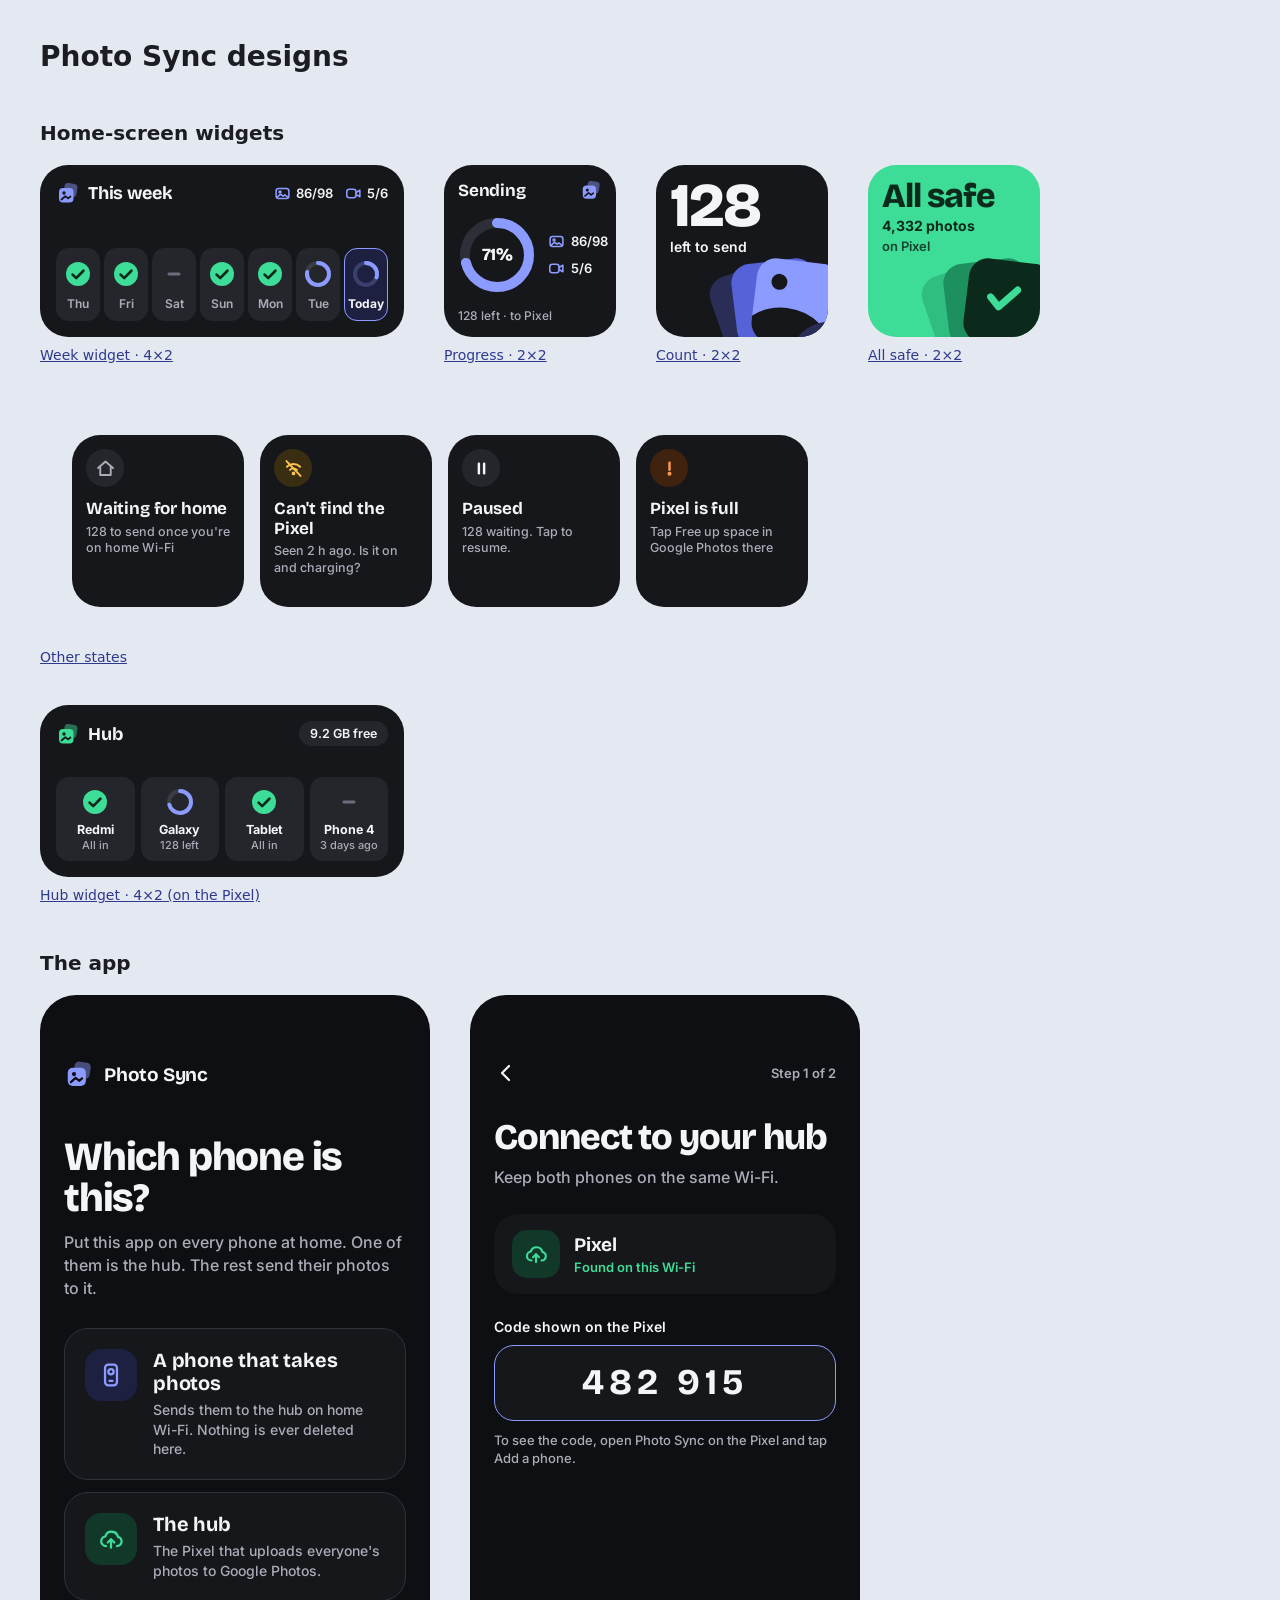
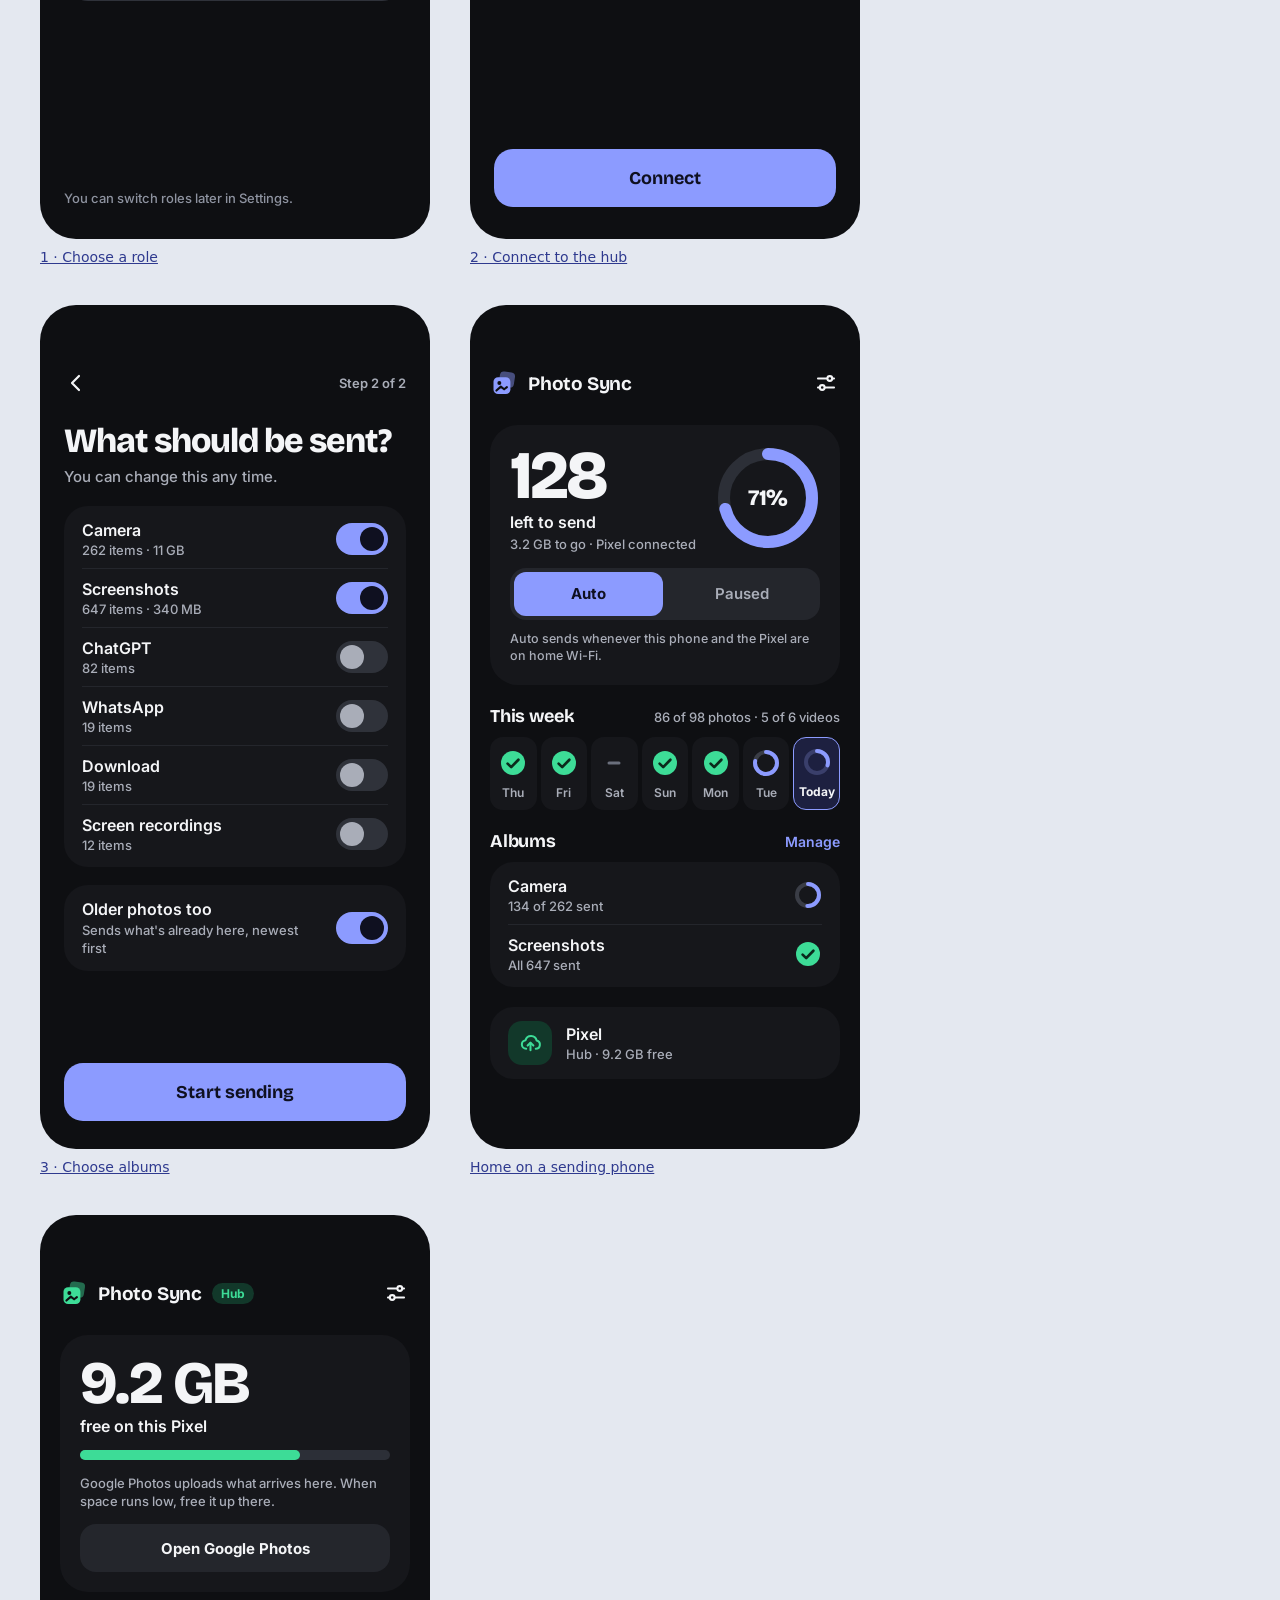
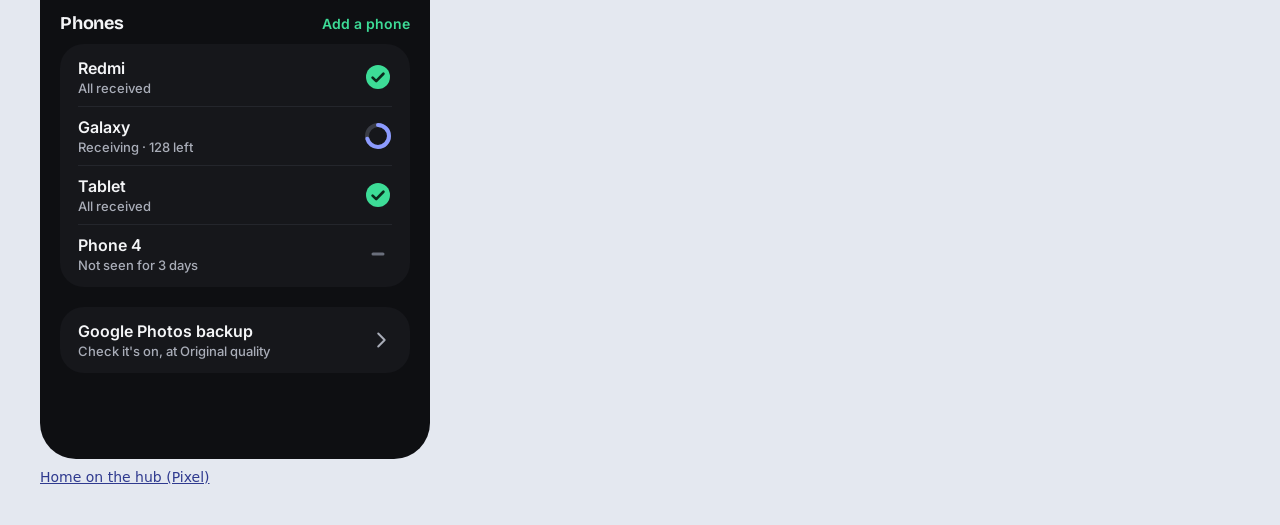
<file: design/index.html>
<!doctype html>
<html lang="en">
<head>
<meta charset="utf-8">
<meta name="viewport" content="width=device-width, initial-scale=1">
<title>Photo Sync designs</title>
<style>
body{margin:0;padding:40px;background:#E4E8F0;color:#1B1D22;font-family:system-ui,-apple-system,"Segoe UI",sans-serif}
h1{font-size:28px;margin:0 0 32px}
h2{font-size:20px;margin:48px 0 20px}
.row{display:flex;flex-wrap:wrap;gap:40px;align-items:flex-start}
figure{margin:0}
iframe{display:block;border:0;overflow:hidden;background:transparent}
figcaption{margin-top:10px;font-size:14px}
figcaption a{color:#2F3A8F}
</style>
</head>
<body>
<h1>Photo Sync designs</h1>
<h2>Home-screen widgets</h2>
<div class="row">
<figure><iframe src="widget-week.html" title="Week widget · 4×2" width="364" height="172" style="width:364px;height:172px;border-radius:28px"></iframe><figcaption><a href="widget-week.html">Week widget · 4×2</a></figcaption></figure>
<figure><iframe src="widget-progress.html" title="Progress · 2×2" width="172" height="172" style="width:172px;height:172px;border-radius:28px"></iframe><figcaption><a href="widget-progress.html">Progress · 2×2</a></figcaption></figure>
<figure><iframe src="widget-count.html" title="Count · 2×2" width="172" height="172" style="width:172px;height:172px;border-radius:28px"></iframe><figcaption><a href="widget-count.html">Count · 2×2</a></figcaption></figure>
<figure><iframe src="widget-all-safe.html" title="All safe · 2×2" width="172" height="172" style="width:172px;height:172px;border-radius:28px"></iframe><figcaption><a href="widget-all-safe.html">All safe · 2×2</a></figcaption></figure>
<figure><iframe src="widget-states.html" title="Other states" width="800" height="236" style="width:800px;height:236px;border-radius:0px"></iframe><figcaption><a href="widget-states.html">Other states</a></figcaption></figure>
<figure><iframe src="widget-hub.html" title="Hub widget · 4×2 (on the Pixel)" width="364" height="172" style="width:364px;height:172px;border-radius:28px"></iframe><figcaption><a href="widget-hub.html">Hub widget · 4×2 (on the Pixel)</a></figcaption></figure>
</div>
<h2>The app</h2>
<div class="row">
<figure><iframe src="app-1-role.html" title="1 · Choose a role" width="390" height="844" style="width:390px;height:844px;border-radius:36px"></iframe><figcaption><a href="app-1-role.html">1 · Choose a role</a></figcaption></figure>
<figure><iframe src="app-2-connect.html" title="2 · Connect to the hub" width="390" height="844" style="width:390px;height:844px;border-radius:36px"></iframe><figcaption><a href="app-2-connect.html">2 · Connect to the hub</a></figcaption></figure>
<figure><iframe src="app-3-albums.html" title="3 · Choose albums" width="390" height="844" style="width:390px;height:844px;border-radius:36px"></iframe><figcaption><a href="app-3-albums.html">3 · Choose albums</a></figcaption></figure>
<figure><iframe src="app-home-phone.html" title="Home on a sending phone" width="390" height="844" style="width:390px;height:844px;border-radius:36px"></iframe><figcaption><a href="app-home-phone.html">Home on a sending phone</a></figcaption></figure>
<figure><iframe src="app-home-hub.html" title="Home on the hub (Pixel)" width="390" height="844" style="width:390px;height:844px;border-radius:36px"></iframe><figcaption><a href="app-home-hub.html">Home on the hub (Pixel)</a></figcaption></figure>
</div>
</body>
</html>
</file>
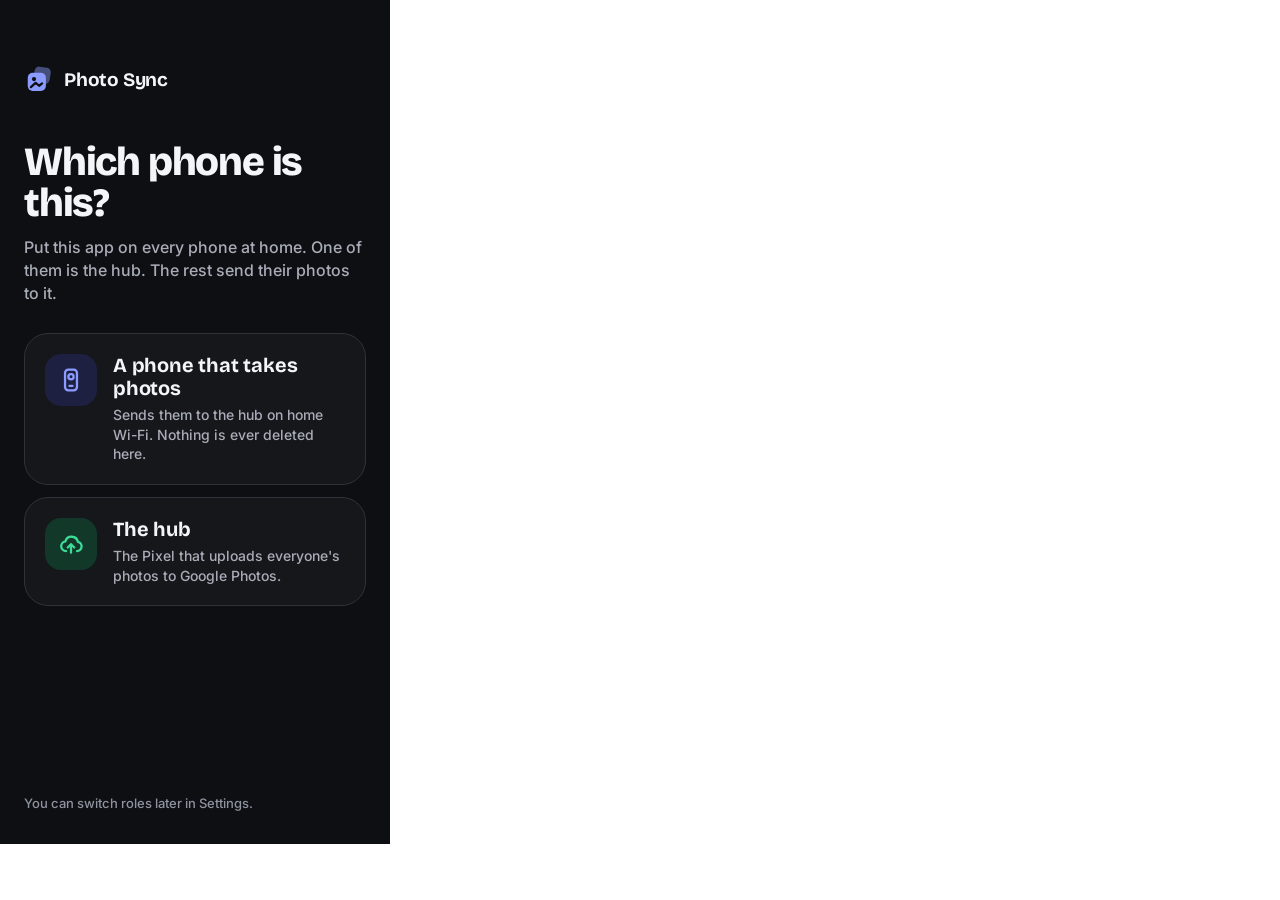
<file: design/app-1-role.html>
<!doctype html>
<html lang="en">
<head>
<meta charset="utf-8">
<meta name="viewport" content="width=device-width, initial-scale=1">
<title>Choose a role</title>
<link rel="stylesheet" href="fonts.css">
<style>
body{margin:0}
a{color:#F4F5F7;text-decoration:none}a:hover{color:#FFFFFF}
</style>
</head>
<body>
<div style="width: 390px; height: 844px; box-sizing: border-box; padding: 64px 24px 32px; background: #0E0F12; color: #F4F5F7; font-family: 'Inter', system-ui, sans-serif; display: flex; flex-direction: column; gap: 28px">
  <div style="display: flex; align-items: center; gap: 10px">
    <svg width="30" height="30" viewBox="0 0 24 24" aria-hidden="true">
      <rect x="8" y="2.5" width="13" height="13" rx="3.5" fill="#8C9BFF" opacity="0.45" transform="rotate(9 14.5 9)"></rect>
      <rect x="3" y="7" width="14.5" height="14.5" rx="4" fill="#8C9BFF"></rect>
      <circle cx="8" cy="12" r="1.7" fill="#0E0F12"></circle>
      <path d="M5.5 18.5l3.8-3.4 2.8 2.3 2.4-1.9" fill="none" stroke="#0E0F12" stroke-width="1.8" stroke-linecap="round" stroke-linejoin="round"></path>
    </svg>
    <span style="font-family: 'Bricolage Grotesque', 'Trebuchet MS', system-ui, sans-serif; font-size: 19px; font-weight: 700; letter-spacing: -0.01em">Photo Sync</span>
  </div>

  <div style="display: flex; flex-direction: column; gap: 12px; margin-top: 20px">
    <h1 style="margin: 0; font-family: 'Bricolage Grotesque', 'Trebuchet MS', system-ui, sans-serif; font-size: 40px; font-weight: 800; line-height: 1.02; letter-spacing: -0.03em">Which phone is this?</h1>
    <p style="margin: 0; font-size: 16px; font-weight: 500; line-height: 1.45; color: #A9ADB8">Put this app on every phone at home. One of them is the hub. The rest send their photos to it.</p>
  </div>

  <div style="display: flex; flex-direction: column; gap: 12px">
    <a href="app-2-connect.html" style="display: flex; align-items: flex-start; gap: 16px; padding: 20px; border-radius: 24px; background: #16171B; border: 1.5px solid #2F323A">
      <div style="flex: none; width: 52px; height: 52px; border-radius: 16px; background: #1D2040; display: grid; place-items: center">
        <svg width="26" height="26" viewBox="0 0 24 24" fill="none" stroke="#8C9BFF" stroke-width="2.1" stroke-linecap="round" stroke-linejoin="round" aria-hidden="true">
          <rect x="6.5" y="2.5" width="11" height="19" rx="3"></rect>
          <circle cx="12" cy="9" r="2.4"></circle>
          <path d="M10.6 17.5h2.8"></path>
        </svg>
      </div>
      <div style="display: flex; flex-direction: column; gap: 5px">
        <span style="font-family: 'Bricolage Grotesque', 'Trebuchet MS', system-ui, sans-serif; font-size: 20px; font-weight: 700; line-height: 1.15; letter-spacing: -0.01em">A phone that takes photos</span>
        <span style="font-size: 14px; font-weight: 500; line-height: 1.4; color: #A9ADB8">Sends them to the hub on home Wi-Fi. Nothing is ever deleted here.</span>
      </div>
    </a>

    <a href="app-home-hub.html" style="display: flex; align-items: flex-start; gap: 16px; padding: 20px; border-radius: 24px; background: #16171B; border: 1.5px solid #2F323A">
      <div style="flex: none; width: 52px; height: 52px; border-radius: 16px; background: #12382A; display: grid; place-items: center">
        <svg width="26" height="26" viewBox="0 0 24 24" fill="none" stroke="#3DDC97" stroke-width="2.1" stroke-linecap="round" stroke-linejoin="round" aria-hidden="true">
          <path d="M7.5 18.5a4.5 4.5 0 0 1-.7-8.95A6 6 0 0 1 18.4 10a4.3 4.3 0 0 1-.9 8.5"></path>
          <path d="M12 20v-7.5"></path>
          <path d="M9 15.2l3-3 3 3"></path>
        </svg>
      </div>
      <div style="display: flex; flex-direction: column; gap: 5px">
        <span style="font-family: 'Bricolage Grotesque', 'Trebuchet MS', system-ui, sans-serif; font-size: 20px; font-weight: 700; line-height: 1.15; letter-spacing: -0.01em">The hub</span>
        <span style="font-size: 14px; font-weight: 500; line-height: 1.4; color: #A9ADB8">The Pixel that uploads everyone's photos to Google Photos.</span>
      </div>
    </a>
  </div>

  <p style="margin: auto 0 0; font-size: 13px; font-weight: 500; line-height: 1.4; color: #8E93A0">You can switch roles later in Settings.</p>
</div>
</body>
</html>
</file>
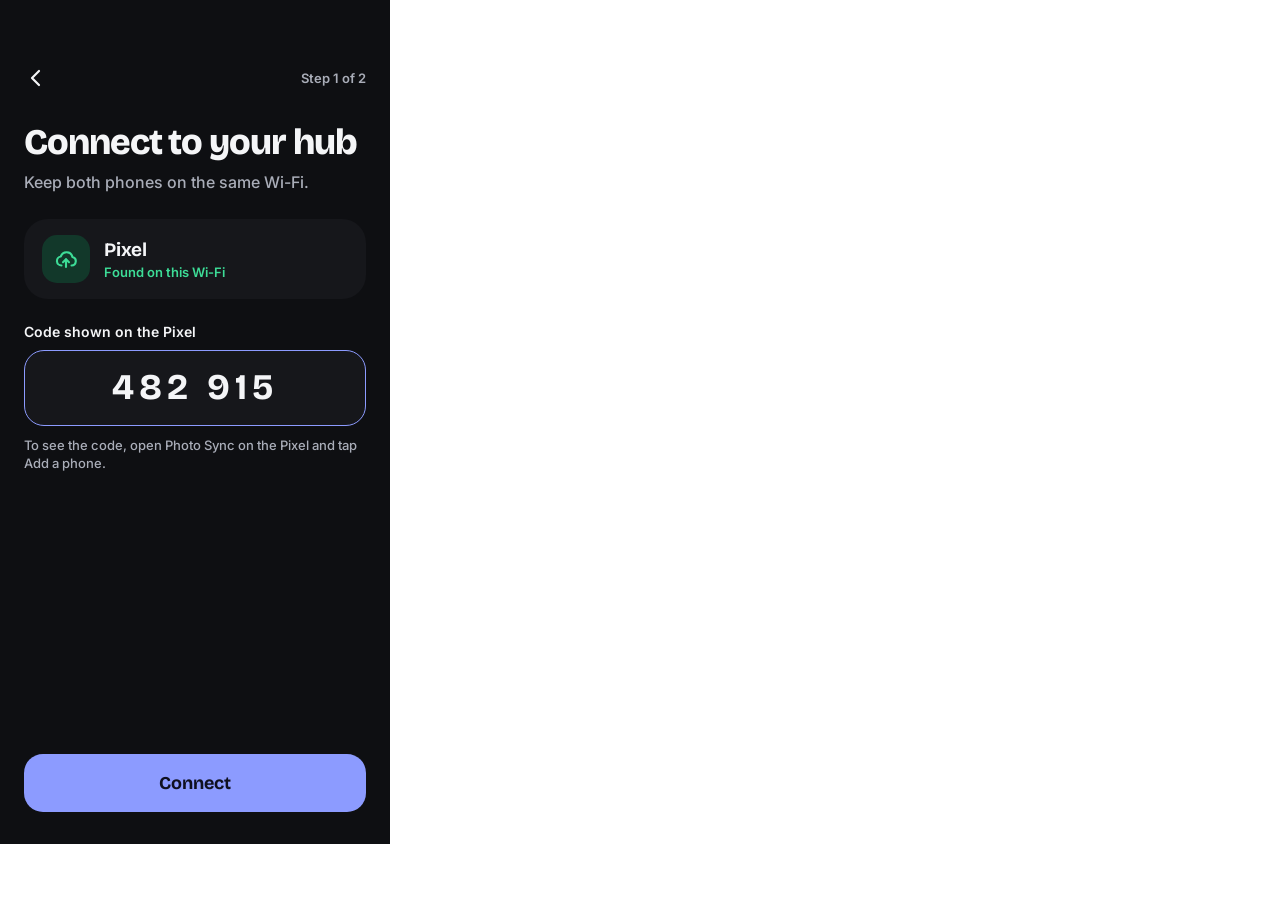
<file: design/app-2-connect.html>
<!doctype html>
<html lang="en">
<head>
<meta charset="utf-8">
<meta name="viewport" content="width=device-width, initial-scale=1">
<title>Connect to the hub</title>
<link rel="stylesheet" href="fonts.css">
<style>
body{margin:0}
a{color:#F4F5F7;text-decoration:none}a:hover{color:#FFFFFF}
</style>
</head>
<body>
<div style="width: 390px; height: 844px; box-sizing: border-box; padding: 56px 24px 32px; background: #0E0F12; color: #F4F5F7; font-family: 'Inter', system-ui, sans-serif; display: flex; flex-direction: column; gap: 24px">
  <div style="display: flex; align-items: center; justify-content: space-between">
    <a href="app-1-role.html" aria-label="Back" style="width: 44px; height: 44px; margin-left: -10px; border-radius: 50%; display: grid; place-items: center">
      <svg width="24" height="24" viewBox="0 0 24 24" fill="none" stroke="#F4F5F7" stroke-width="2.2" stroke-linecap="round" stroke-linejoin="round" aria-hidden="true">
        <path d="M15 5l-7 7 7 7"></path>
      </svg>
    </a>
    <span style="font-size: 13px; font-weight: 600; color: #A9ADB8">Step 1 of 2</span>
  </div>

  <div style="display: flex; flex-direction: column; gap: 10px">
    <h1 style="margin: 0; font-family: 'Bricolage Grotesque', 'Trebuchet MS', system-ui, sans-serif; font-size: 36px; font-weight: 800; line-height: 1.04; letter-spacing: -0.03em">Connect to your hub</h1>
    <p style="margin: 0; font-size: 16px; font-weight: 500; line-height: 1.45; color: #A9ADB8">Keep both phones on the same Wi-Fi.</p>
  </div>

  <div style="display: flex; align-items: center; gap: 14px; padding: 16px 18px; border-radius: 24px; background: #16171B">
    <div style="flex: none; width: 48px; height: 48px; border-radius: 15px; background: #12382A; display: grid; place-items: center">
      <svg width="24" height="24" viewBox="0 0 24 24" fill="none" stroke="#3DDC97" stroke-width="2.1" stroke-linecap="round" stroke-linejoin="round" aria-hidden="true">
        <path d="M7.5 18.5a4.5 4.5 0 0 1-.7-8.95A6 6 0 0 1 18.4 10a4.3 4.3 0 0 1-.9 8.5"></path>
        <path d="M12 20v-7.5"></path>
        <path d="M9 15.2l3-3 3 3"></path>
      </svg>
    </div>
    <div style="display: flex; flex-direction: column; gap: 3px">
      <span style="font-family: 'Bricolage Grotesque', 'Trebuchet MS', system-ui, sans-serif; font-size: 19px; font-weight: 700; letter-spacing: -0.01em">Pixel</span>
      <span style="font-size: 13px; font-weight: 600; color: #3DDC97">Found on this Wi-Fi</span>
    </div>
  </div>

  <div style="display: flex; flex-direction: column; gap: 10px">
    <label for="pair-code" style="font-size: 14px; font-weight: 600">Code shown on the Pixel</label>
    <input id="pair-code" type="text" inputmode="numeric" value="482 915" style="width: 100%; height: 76px; box-sizing: border-box; padding: 0 12px; border-radius: 20px; border: 1.5px solid #8C9BFF; background: #16171B; color: #F4F5F7; font-family: 'Bricolage Grotesque', 'Trebuchet MS', system-ui, sans-serif; font-size: 36px; font-weight: 700; letter-spacing: 0.14em; text-align: center; outline: none">
    <p style="margin: 0; font-size: 13px; font-weight: 500; line-height: 1.45; color: #A9ADB8">To see the code, open Photo Sync on the Pixel and tap Add a phone.</p>
  </div>

  <a href="app-3-albums.html" style="margin-top: auto; height: 58px; border-radius: 19px; background: #8C9BFF; color: #0F1020; display: grid; place-items: center; font-family: 'Bricolage Grotesque', 'Trebuchet MS', system-ui, sans-serif; font-size: 18px; font-weight: 700">Connect</a>
</div>
</body>
</html>
</file>
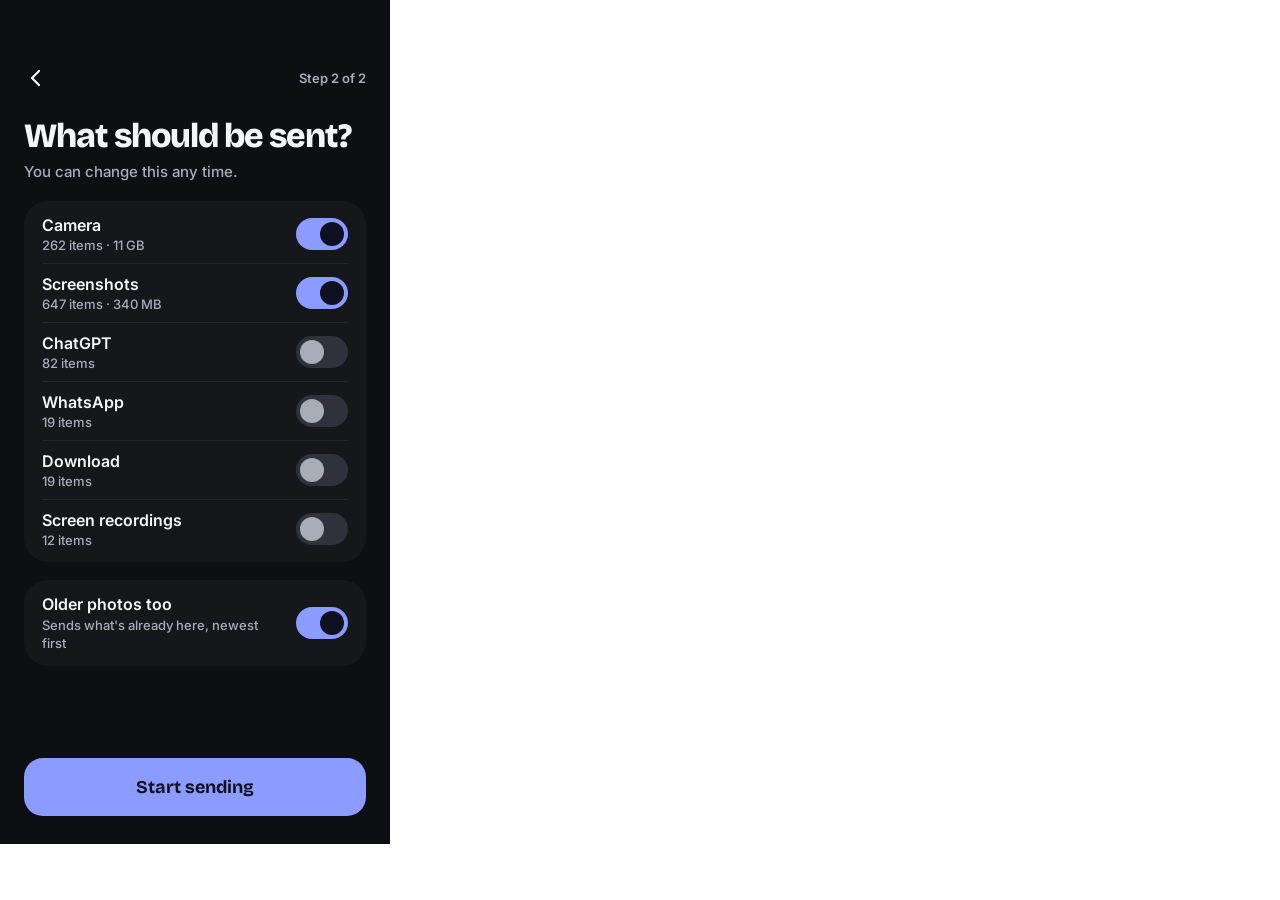
<file: design/app-3-albums.html>
<!doctype html>
<html lang="en">
<head>
<meta charset="utf-8">
<meta name="viewport" content="width=device-width, initial-scale=1">
<title>Choose albums</title>
<link rel="stylesheet" href="fonts.css">
<style>
body{margin:0}
a{color:#F4F5F7;text-decoration:none}a:hover{color:#FFFFFF}
</style>
</head>
<body>
<div style="width: 390px; height: 844px; box-sizing: border-box; padding: 56px 24px 28px; background: #0E0F12; color: #F4F5F7; font-family: 'Inter', system-ui, sans-serif; display: flex; flex-direction: column; gap: 18px">
  <div style="display: flex; align-items: center; justify-content: space-between">
    <a href="app-2-connect.html" aria-label="Back" style="width: 44px; height: 44px; margin-left: -10px; border-radius: 50%; display: grid; place-items: center">
      <svg width="24" height="24" viewBox="0 0 24 24" fill="none" stroke="#F4F5F7" stroke-width="2.2" stroke-linecap="round" stroke-linejoin="round" aria-hidden="true">
        <path d="M15 5l-7 7 7 7"></path>
      </svg>
    </a>
    <span style="font-size: 13px; font-weight: 600; color: #A9ADB8">Step 2 of 2</span>
  </div>

  <div style="display: flex; flex-direction: column; gap: 8px">
    <h1 style="margin: 0; font-family: 'Bricolage Grotesque', 'Trebuchet MS', system-ui, sans-serif; font-size: 34px; font-weight: 800; line-height: 1.04; letter-spacing: -0.03em">What should be sent?</h1>
    <p style="margin: 0; font-size: 15px; font-weight: 500; line-height: 1.45; color: #A9ADB8">You can change this any time.</p>
  </div>

  <div style="display: flex; flex-direction: column; padding: 4px 18px; border-radius: 24px; background: #16171B">
    <div style="display: flex; align-items: center; justify-content: space-between; gap: 12px; min-height: 58px">
      <div style="display: flex; flex-direction: column; gap: 2px">
        <span style="font-size: 16px; font-weight: 600">Camera</span>
        <span style="font-size: 13px; font-weight: 500; color: #A9ADB8">262 items · 11 GB</span>
      </div>
      <button type="button" role="switch" aria-checked="true" aria-label="Send Camera" style="flex: none; width: 52px; height: 32px; padding: 4px; border: 0; border-radius: 16px; background: #8C9BFF; display: flex; justify-content: flex-end; cursor: pointer">
        <span style="width: 24px; height: 24px; border-radius: 50%; background: #0F1020"></span>
      </button>
    </div>
    <div style="display: flex; align-items: center; justify-content: space-between; gap: 12px; min-height: 58px; border-top: 1px solid #24262C">
      <div style="display: flex; flex-direction: column; gap: 2px">
        <span style="font-size: 16px; font-weight: 600">Screenshots</span>
        <span style="font-size: 13px; font-weight: 500; color: #A9ADB8">647 items · 340 MB</span>
      </div>
      <button type="button" role="switch" aria-checked="true" aria-label="Send Screenshots" style="flex: none; width: 52px; height: 32px; padding: 4px; border: 0; border-radius: 16px; background: #8C9BFF; display: flex; justify-content: flex-end; cursor: pointer">
        <span style="width: 24px; height: 24px; border-radius: 50%; background: #0F1020"></span>
      </button>
    </div>
    <div style="display: flex; align-items: center; justify-content: space-between; gap: 12px; min-height: 58px; border-top: 1px solid #24262C">
      <div style="display: flex; flex-direction: column; gap: 2px">
        <span style="font-size: 16px; font-weight: 600">ChatGPT</span>
        <span style="font-size: 13px; font-weight: 500; color: #A9ADB8">82 items</span>
      </div>
      <button type="button" role="switch" aria-checked="false" aria-label="Send ChatGPT" style="flex: none; width: 52px; height: 32px; padding: 4px; border: 0; border-radius: 16px; background: #2F323A; display: flex; justify-content: flex-start; cursor: pointer">
        <span style="width: 24px; height: 24px; border-radius: 50%; background: #A9ADB8"></span>
      </button>
    </div>
    <div style="display: flex; align-items: center; justify-content: space-between; gap: 12px; min-height: 58px; border-top: 1px solid #24262C">
      <div style="display: flex; flex-direction: column; gap: 2px">
        <span style="font-size: 16px; font-weight: 600">WhatsApp</span>
        <span style="font-size: 13px; font-weight: 500; color: #A9ADB8">19 items</span>
      </div>
      <button type="button" role="switch" aria-checked="false" aria-label="Send WhatsApp" style="flex: none; width: 52px; height: 32px; padding: 4px; border: 0; border-radius: 16px; background: #2F323A; display: flex; justify-content: flex-start; cursor: pointer">
        <span style="width: 24px; height: 24px; border-radius: 50%; background: #A9ADB8"></span>
      </button>
    </div>
    <div style="display: flex; align-items: center; justify-content: space-between; gap: 12px; min-height: 58px; border-top: 1px solid #24262C">
      <div style="display: flex; flex-direction: column; gap: 2px">
        <span style="font-size: 16px; font-weight: 600">Download</span>
        <span style="font-size: 13px; font-weight: 500; color: #A9ADB8">19 items</span>
      </div>
      <button type="button" role="switch" aria-checked="false" aria-label="Send Download" style="flex: none; width: 52px; height: 32px; padding: 4px; border: 0; border-radius: 16px; background: #2F323A; display: flex; justify-content: flex-start; cursor: pointer">
        <span style="width: 24px; height: 24px; border-radius: 50%; background: #A9ADB8"></span>
      </button>
    </div>
    <div style="display: flex; align-items: center; justify-content: space-between; gap: 12px; min-height: 58px; border-top: 1px solid #24262C">
      <div style="display: flex; flex-direction: column; gap: 2px">
        <span style="font-size: 16px; font-weight: 600">Screen recordings</span>
        <span style="font-size: 13px; font-weight: 500; color: #A9ADB8">12 items</span>
      </div>
      <button type="button" role="switch" aria-checked="false" aria-label="Send Screen recordings" style="flex: none; width: 52px; height: 32px; padding: 4px; border: 0; border-radius: 16px; background: #2F323A; display: flex; justify-content: flex-start; cursor: pointer">
        <span style="width: 24px; height: 24px; border-radius: 50%; background: #A9ADB8"></span>
      </button>
    </div>
  </div>

  <div style="display: flex; align-items: center; justify-content: space-between; gap: 12px; padding: 14px 18px; border-radius: 24px; background: #16171B">
    <div style="display: flex; flex-direction: column; gap: 3px">
      <span style="font-size: 16px; font-weight: 600">Older photos too</span>
      <span style="font-size: 13px; font-weight: 500; line-height: 1.35; color: #A9ADB8">Sends what's already here, newest first</span>
    </div>
    <button type="button" role="switch" aria-checked="true" aria-label="Send older photos too" style="flex: none; width: 52px; height: 32px; padding: 4px; border: 0; border-radius: 16px; background: #8C9BFF; display: flex; justify-content: flex-end; cursor: pointer">
      <span style="width: 24px; height: 24px; border-radius: 50%; background: #0F1020"></span>
    </button>
  </div>

  <a href="app-home-phone.html" style="margin-top: auto; height: 58px; border-radius: 19px; background: #8C9BFF; color: #0F1020; display: grid; place-items: center; font-family: 'Bricolage Grotesque', 'Trebuchet MS', system-ui, sans-serif; font-size: 18px; font-weight: 700">Start sending</a>
</div>
</body>
</html>
</file>
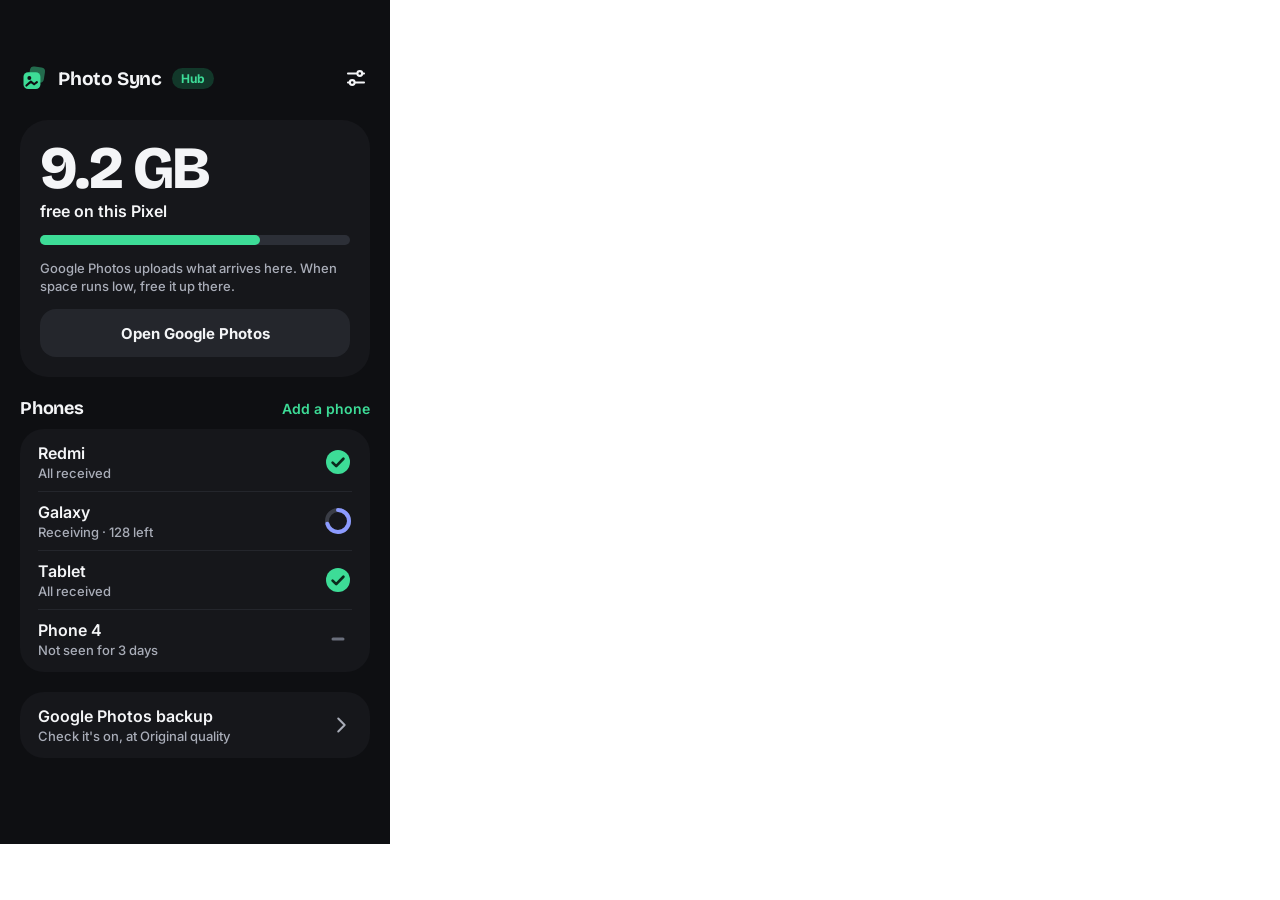
<file: design/app-home-hub.html>
<!doctype html>
<html lang="en">
<head>
<meta charset="utf-8">
<meta name="viewport" content="width=device-width, initial-scale=1">
<title>Home on the hub</title>
<link rel="stylesheet" href="fonts.css">
<style>
body{margin:0}
a{color:#3DDC97;text-decoration:none}a:hover{color:#7BE8B8}
</style>
</head>
<body>
<div style="width: 390px; height: 844px; box-sizing: border-box; padding: 56px 20px 24px; background: #0E0F12; color: #F4F5F7; font-family: 'Inter', system-ui, sans-serif; display: flex; flex-direction: column; gap: 20px">
  <div style="display: flex; align-items: center; justify-content: space-between; height: 44px">
    <div style="display: flex; align-items: center; gap: 10px">
      <svg width="28" height="28" viewBox="0 0 24 24" aria-hidden="true">
        <rect x="8" y="2.5" width="13" height="13" rx="3.5" fill="#3DDC97" opacity="0.45" transform="rotate(9 14.5 9)"></rect>
        <rect x="3" y="7" width="14.5" height="14.5" rx="4" fill="#3DDC97"></rect>
        <circle cx="8" cy="12" r="1.7" fill="#0E0F12"></circle>
        <path d="M5.5 18.5l3.8-3.4 2.8 2.3 2.4-1.9" fill="none" stroke="#0E0F12" stroke-width="1.8" stroke-linecap="round" stroke-linejoin="round"></path>
      </svg>
      <span style="font-family: 'Bricolage Grotesque', 'Trebuchet MS', system-ui, sans-serif; font-size: 19px; font-weight: 700; letter-spacing: -0.01em">Photo Sync</span>
      <span style="padding: 3px 9px; border-radius: 999px; background: #12382A; color: #3DDC97; font-size: 12px; font-weight: 700">Hub</span>
    </div>
    <button type="button" aria-label="Settings" style="width: 44px; height: 44px; margin-right: -8px; padding: 0; border: 0; border-radius: 50%; background: transparent; display: grid; place-items: center; cursor: pointer">
      <svg width="24" height="24" viewBox="0 0 24 24" fill="none" stroke="#F4F5F7" stroke-width="2.1" stroke-linecap="round" stroke-linejoin="round" aria-hidden="true">
        <path d="M4 7.5h9"></path>
        <path d="M18.5 7.5H20"></path>
        <circle cx="15.8" cy="7.5" r="2.4"></circle>
        <path d="M4 16.5h1.5"></path>
        <path d="M11 16.5h9"></path>
        <circle cx="8.2" cy="16.5" r="2.4"></circle>
      </svg>
    </button>
  </div>

  <div style="display: flex; flex-direction: column; gap: 14px; padding: 20px; border-radius: 28px; background: #16171B">
    <div style="display: flex; flex-direction: column; gap: 4px">
      <span style="font-family: 'Bricolage Grotesque', 'Trebuchet MS', system-ui, sans-serif; font-size: 60px; font-weight: 800; line-height: 0.95; letter-spacing: -0.035em">9.2 GB</span>
      <span style="font-size: 16px; font-weight: 600">free on this Pixel</span>
    </div>
    <div role="img" aria-label="22.8 of 32 GB used" style="height: 10px; border-radius: 5px; background: #2C2F37; display: flex">
      <div style="width: 71%; border-radius: 5px; background: #3DDC97"></div>
    </div>
    <span style="font-size: 13px; font-weight: 500; line-height: 1.4; color: #A9ADB8">Google Photos uploads what arrives here. When space runs low, free it up there.</span>
    <button type="button" style="height: 48px; border: 0; border-radius: 16px; background: #24262C; color: #F4F5F7; font-family: 'Inter', system-ui, sans-serif; font-size: 15px; font-weight: 700; cursor: pointer">Open Google Photos</button>
  </div>

  <div style="display: flex; flex-direction: column; gap: 10px">
    <div style="display: flex; align-items: baseline; justify-content: space-between; gap: 12px">
      <span style="font-family: 'Bricolage Grotesque', 'Trebuchet MS', system-ui, sans-serif; font-size: 18px; font-weight: 700; letter-spacing: -0.01em">Phones</span>
      <a href="#add-phone" style="font-size: 14px; font-weight: 600">Add a phone</a>
    </div>
    <div style="display: flex; flex-direction: column; padding: 4px 18px; border-radius: 24px; background: #16171B">
      <div style="display: flex; align-items: center; justify-content: space-between; gap: 12px; min-height: 58px">
        <div style="display: flex; flex-direction: column; gap: 2px">
          <span style="font-size: 16px; font-weight: 600">Redmi</span>
          <span style="font-size: 13px; font-weight: 500; color: #A9ADB8">All received</span>
        </div>
        <svg width="28" height="28" viewBox="0 0 28 28" role="img" aria-label="All received">
          <circle cx="14" cy="14" r="12" fill="#3DDC97"></circle>
          <path d="M8.6 14.6l3.6 3.5 7.2-7.4" fill="none" stroke="#0B2A1C" stroke-width="2.7" stroke-linecap="round" stroke-linejoin="round"></path>
        </svg>
      </div>
      <div style="display: flex; align-items: center; justify-content: space-between; gap: 12px; min-height: 58px; border-top: 1px solid #24262C">
        <div style="display: flex; flex-direction: column; gap: 2px">
          <span style="font-size: 16px; font-weight: 600">Galaxy</span>
          <span style="font-size: 13px; font-weight: 500; color: #A9ADB8">Receiving · 128 left</span>
        </div>
        <svg width="28" height="28" viewBox="0 0 28 28" role="img" aria-label="Receiving, 71 percent">
          <circle cx="14" cy="14" r="11" fill="none" stroke="#3A3D46" stroke-width="4"></circle>
          <circle cx="14" cy="14" r="11" fill="none" stroke="#8C9BFF" stroke-width="4" stroke-linecap="round" pathLength="100" stroke-dasharray="71 100" transform="rotate(-90 14 14)"></circle>
        </svg>
      </div>
      <div style="display: flex; align-items: center; justify-content: space-between; gap: 12px; min-height: 58px; border-top: 1px solid #24262C">
        <div style="display: flex; flex-direction: column; gap: 2px">
          <span style="font-size: 16px; font-weight: 600">Tablet</span>
          <span style="font-size: 13px; font-weight: 500; color: #A9ADB8">All received</span>
        </div>
        <svg width="28" height="28" viewBox="0 0 28 28" role="img" aria-label="All received">
          <circle cx="14" cy="14" r="12" fill="#3DDC97"></circle>
          <path d="M8.6 14.6l3.6 3.5 7.2-7.4" fill="none" stroke="#0B2A1C" stroke-width="2.7" stroke-linecap="round" stroke-linejoin="round"></path>
        </svg>
      </div>
      <div style="display: flex; align-items: center; justify-content: space-between; gap: 12px; min-height: 58px; border-top: 1px solid #24262C">
        <div style="display: flex; flex-direction: column; gap: 2px">
          <span style="font-size: 16px; font-weight: 600">Phone 4</span>
          <span style="font-size: 13px; font-weight: 500; color: #A9ADB8">Not seen for 3 days</span>
        </div>
        <svg width="28" height="28" viewBox="0 0 28 28" role="img" aria-label="Not seen lately">
          <path d="M9 14h10" fill="none" stroke="#6A6F7C" stroke-width="3" stroke-linecap="round"></path>
        </svg>
      </div>
    </div>
  </div>

  <button type="button" style="display: flex; align-items: center; justify-content: space-between; gap: 12px; padding: 14px 18px; border: 0; border-radius: 24px; background: #16171B; color: #F4F5F7; font-family: 'Inter', system-ui, sans-serif; text-align: left; cursor: pointer">
    <div style="display: flex; flex-direction: column; gap: 2px">
      <span style="font-size: 16px; font-weight: 600">Google Photos backup</span>
      <span style="font-size: 13px; font-weight: 500; color: #A9ADB8">Check it's on, at Original quality</span>
    </div>
    <svg width="22" height="22" viewBox="0 0 24 24" fill="none" stroke="#A9ADB8" stroke-width="2.2" stroke-linecap="round" stroke-linejoin="round" aria-hidden="true">
      <path d="M9 5l7 7-7 7"></path>
    </svg>
  </button>
</div>
</body>
</html>
</file>
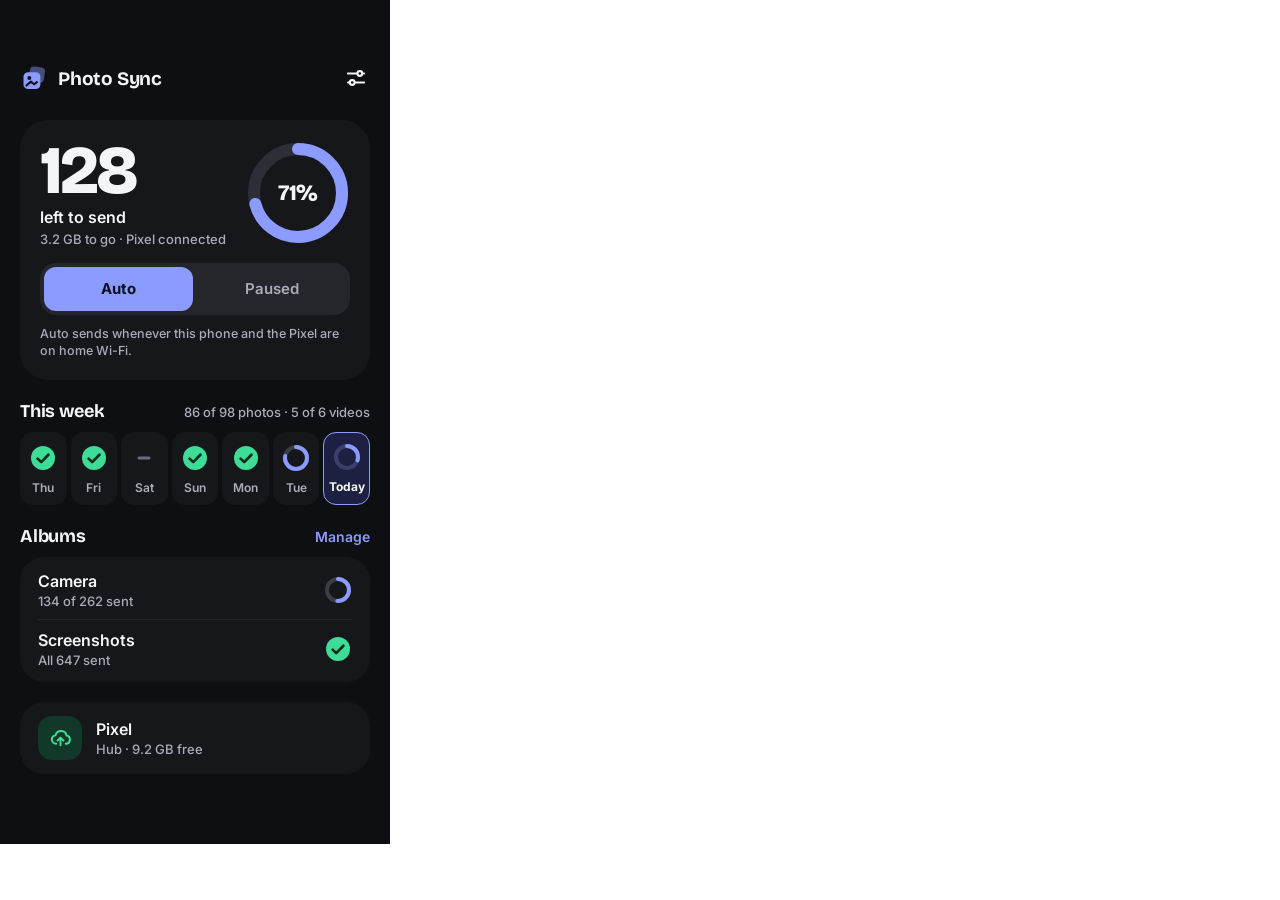
<file: design/app-home-phone.html>
<!doctype html>
<html lang="en">
<head>
<meta charset="utf-8">
<meta name="viewport" content="width=device-width, initial-scale=1">
<title>Home on a sending phone</title>
<link rel="stylesheet" href="fonts.css">
<style>
body{margin:0}
a{color:#8C9BFF;text-decoration:none}a:hover{color:#B4BEFF}
</style>
</head>
<body>
<div style="width: 390px; height: 844px; box-sizing: border-box; padding: 56px 20px 24px; background: #0E0F12; color: #F4F5F7; font-family: 'Inter', system-ui, sans-serif; display: flex; flex-direction: column; gap: 20px">
  <div style="display: flex; align-items: center; justify-content: space-between; height: 44px">
    <div style="display: flex; align-items: center; gap: 10px">
      <svg width="28" height="28" viewBox="0 0 24 24" aria-hidden="true">
        <rect x="8" y="2.5" width="13" height="13" rx="3.5" fill="#8C9BFF" opacity="0.45" transform="rotate(9 14.5 9)"></rect>
        <rect x="3" y="7" width="14.5" height="14.5" rx="4" fill="#8C9BFF"></rect>
        <circle cx="8" cy="12" r="1.7" fill="#0E0F12"></circle>
        <path d="M5.5 18.5l3.8-3.4 2.8 2.3 2.4-1.9" fill="none" stroke="#0E0F12" stroke-width="1.8" stroke-linecap="round" stroke-linejoin="round"></path>
      </svg>
      <span style="font-family: 'Bricolage Grotesque', 'Trebuchet MS', system-ui, sans-serif; font-size: 19px; font-weight: 700; letter-spacing: -0.01em">Photo Sync</span>
    </div>
    <button type="button" aria-label="Settings" style="width: 44px; height: 44px; margin-right: -8px; padding: 0; border: 0; border-radius: 50%; background: transparent; display: grid; place-items: center; cursor: pointer">
      <svg width="24" height="24" viewBox="0 0 24 24" fill="none" stroke="#F4F5F7" stroke-width="2.1" stroke-linecap="round" stroke-linejoin="round" aria-hidden="true">
        <path d="M4 7.5h9"></path>
        <path d="M18.5 7.5H20"></path>
        <circle cx="15.8" cy="7.5" r="2.4"></circle>
        <path d="M4 16.5h1.5"></path>
        <path d="M11 16.5h9"></path>
        <circle cx="8.2" cy="16.5" r="2.4"></circle>
      </svg>
    </button>
  </div>

  <div style="display: flex; flex-direction: column; gap: 16px; padding: 20px; border-radius: 28px; background: #16171B">
    <div style="display: flex; align-items: center; justify-content: space-between; gap: 16px">
      <div style="display: flex; flex-direction: column; gap: 4px">
        <span style="font-family: 'Bricolage Grotesque', 'Trebuchet MS', system-ui, sans-serif; font-size: 68px; font-weight: 800; line-height: 0.92; letter-spacing: -0.035em">128</span>
        <span style="font-size: 16px; font-weight: 600">left to send</span>
        <span style="font-size: 13px; font-weight: 500; color: #A9ADB8">3.2 GB to go · Pixel connected</span>
      </div>
      <div style="display: grid; place-items: center; width: 104px; height: 104px; flex: none">
        <svg width="104" height="104" viewBox="0 0 104 104" role="img" aria-label="71 percent sent" style="grid-area: 1 / 1">
          <circle cx="52" cy="52" r="44" fill="none" stroke="#2C2F37" stroke-width="12"></circle>
          <circle cx="52" cy="52" r="44" fill="none" stroke="#8C9BFF" stroke-width="12" stroke-linecap="round" pathLength="100" stroke-dasharray="71 100" transform="rotate(-90 52 52)"></circle>
        </svg>
        <span style="grid-area: 1 / 1; font-family: 'Bricolage Grotesque', 'Trebuchet MS', system-ui, sans-serif; font-size: 22px; font-weight: 800; letter-spacing: -0.02em">71%</span>
      </div>
    </div>
    <div style="display: flex; flex-direction: column; gap: 10px">
      <div style="display: grid; grid-template-columns: repeat(2, minmax(0, 1fr)); gap: 4px; padding: 4px; border-radius: 16px; background: #24262C">
        <button type="button" aria-pressed="true" style="height: 44px; border: 0; border-radius: 12px; background: #8C9BFF; color: #0F1020; font-family: 'Inter', system-ui, sans-serif; font-size: 15px; font-weight: 700; cursor: pointer">Auto</button>
        <button type="button" aria-pressed="false" style="height: 44px; border: 0; border-radius: 12px; background: transparent; color: #A9ADB8; font-family: 'Inter', system-ui, sans-serif; font-size: 15px; font-weight: 600; cursor: pointer">Paused</button>
      </div>
      <span style="font-size: 12.5px; font-weight: 500; line-height: 1.4; color: #A9ADB8">Auto sends whenever this phone and the Pixel are on home Wi-Fi.</span>
    </div>
  </div>

  <div style="display: flex; flex-direction: column; gap: 10px">
    <div style="display: flex; align-items: baseline; justify-content: space-between; gap: 12px">
      <span style="font-family: 'Bricolage Grotesque', 'Trebuchet MS', system-ui, sans-serif; font-size: 18px; font-weight: 700; letter-spacing: -0.01em">This week</span>
      <span style="font-size: 13px; font-weight: 500; color: #A9ADB8">86 of 98 photos · 5 of 6 videos</span>
    </div>
    <div style="display: grid; grid-template-columns: repeat(7, minmax(0, 1fr)); gap: 4px">
      <div style="display: flex; flex-direction: column; align-items: center; gap: 8px; padding: 12px 0 10px; border-radius: 13px; background: #16171B">
        <svg width="28" height="28" viewBox="0 0 28 28" role="img" aria-label="All sent">
          <circle cx="14" cy="14" r="12" fill="#3DDC97"></circle>
          <path d="M8.6 14.6l3.6 3.5 7.2-7.4" fill="none" stroke="#0B2A1C" stroke-width="2.7" stroke-linecap="round" stroke-linejoin="round"></path>
        </svg>
        <span style="font-size: 12px; font-weight: 600; color: #A9ADB8">Thu</span>
      </div>
      <div style="display: flex; flex-direction: column; align-items: center; gap: 8px; padding: 12px 0 10px; border-radius: 13px; background: #16171B">
        <svg width="28" height="28" viewBox="0 0 28 28" role="img" aria-label="All sent">
          <circle cx="14" cy="14" r="12" fill="#3DDC97"></circle>
          <path d="M8.6 14.6l3.6 3.5 7.2-7.4" fill="none" stroke="#0B2A1C" stroke-width="2.7" stroke-linecap="round" stroke-linejoin="round"></path>
        </svg>
        <span style="font-size: 12px; font-weight: 600; color: #A9ADB8">Fri</span>
      </div>
      <div style="display: flex; flex-direction: column; align-items: center; gap: 8px; padding: 12px 0 10px; border-radius: 13px; background: #16171B">
        <svg width="28" height="28" viewBox="0 0 28 28" role="img" aria-label="No photos taken">
          <path d="M9 14h10" fill="none" stroke="#6A6F7C" stroke-width="3" stroke-linecap="round"></path>
        </svg>
        <span style="font-size: 12px; font-weight: 600; color: #A9ADB8">Sat</span>
      </div>
      <div style="display: flex; flex-direction: column; align-items: center; gap: 8px; padding: 12px 0 10px; border-radius: 13px; background: #16171B">
        <svg width="28" height="28" viewBox="0 0 28 28" role="img" aria-label="All sent">
          <circle cx="14" cy="14" r="12" fill="#3DDC97"></circle>
          <path d="M8.6 14.6l3.6 3.5 7.2-7.4" fill="none" stroke="#0B2A1C" stroke-width="2.7" stroke-linecap="round" stroke-linejoin="round"></path>
        </svg>
        <span style="font-size: 12px; font-weight: 600; color: #A9ADB8">Sun</span>
      </div>
      <div style="display: flex; flex-direction: column; align-items: center; gap: 8px; padding: 12px 0 10px; border-radius: 13px; background: #16171B">
        <svg width="28" height="28" viewBox="0 0 28 28" role="img" aria-label="All sent">
          <circle cx="14" cy="14" r="12" fill="#3DDC97"></circle>
          <path d="M8.6 14.6l3.6 3.5 7.2-7.4" fill="none" stroke="#0B2A1C" stroke-width="2.7" stroke-linecap="round" stroke-linejoin="round"></path>
        </svg>
        <span style="font-size: 12px; font-weight: 600; color: #A9ADB8">Mon</span>
      </div>
      <div style="display: flex; flex-direction: column; align-items: center; gap: 8px; padding: 12px 0 10px; border-radius: 13px; background: #16171B">
        <svg width="28" height="28" viewBox="0 0 28 28" role="img" aria-label="Most sent, 4 left">
          <circle cx="14" cy="14" r="11" fill="none" stroke="#3A3D46" stroke-width="4"></circle>
          <circle cx="14" cy="14" r="11" fill="none" stroke="#8C9BFF" stroke-width="4" stroke-linecap="round" pathLength="100" stroke-dasharray="78 100" transform="rotate(-90 14 14)"></circle>
        </svg>
        <span style="font-size: 12px; font-weight: 600; color: #A9ADB8">Tue</span>
      </div>
      <div style="display: flex; flex-direction: column; align-items: center; gap: 8px; padding: 10.5px 0 8.5px; border-radius: 13px; background: #1D2040; border: 1.5px solid #8C9BFF">
        <svg width="28" height="28" viewBox="0 0 28 28" role="img" aria-label="Sending, 9 left">
          <circle cx="14" cy="14" r="11" fill="none" stroke="#3A3F6B" stroke-width="4"></circle>
          <circle cx="14" cy="14" r="11" fill="none" stroke="#8C9BFF" stroke-width="4" stroke-linecap="round" pathLength="100" stroke-dasharray="30 100" transform="rotate(-90 14 14)"></circle>
        </svg>
        <span style="font-size: 12px; font-weight: 700; color: #F4F5F7">Today</span>
      </div>
    </div>
  </div>

  <div style="display: flex; flex-direction: column; gap: 10px">
    <div style="display: flex; align-items: baseline; justify-content: space-between; gap: 12px">
      <span style="font-family: 'Bricolage Grotesque', 'Trebuchet MS', system-ui, sans-serif; font-size: 18px; font-weight: 700; letter-spacing: -0.01em">Albums</span>
      <a href="app-3-albums.html" style="font-size: 14px; font-weight: 600">Manage</a>
    </div>
    <div style="display: flex; flex-direction: column; padding: 4px 18px; border-radius: 24px; background: #16171B">
      <div style="display: flex; align-items: center; justify-content: space-between; gap: 12px; min-height: 58px">
        <div style="display: flex; flex-direction: column; gap: 2px">
          <span style="font-size: 16px; font-weight: 600">Camera</span>
          <span style="font-size: 13px; font-weight: 500; color: #A9ADB8">134 of 262 sent</span>
        </div>
        <svg width="28" height="28" viewBox="0 0 28 28" role="img" aria-label="Sending">
          <circle cx="14" cy="14" r="11" fill="none" stroke="#3A3D46" stroke-width="4"></circle>
          <circle cx="14" cy="14" r="11" fill="none" stroke="#8C9BFF" stroke-width="4" stroke-linecap="round" pathLength="100" stroke-dasharray="51 100" transform="rotate(-90 14 14)"></circle>
        </svg>
      </div>
      <div style="display: flex; align-items: center; justify-content: space-between; gap: 12px; min-height: 58px; border-top: 1px solid #24262C">
        <div style="display: flex; flex-direction: column; gap: 2px">
          <span style="font-size: 16px; font-weight: 600">Screenshots</span>
          <span style="font-size: 13px; font-weight: 500; color: #A9ADB8">All 647 sent</span>
        </div>
        <svg width="28" height="28" viewBox="0 0 28 28" role="img" aria-label="All sent">
          <circle cx="14" cy="14" r="12" fill="#3DDC97"></circle>
          <path d="M8.6 14.6l3.6 3.5 7.2-7.4" fill="none" stroke="#0B2A1C" stroke-width="2.7" stroke-linecap="round" stroke-linejoin="round"></path>
        </svg>
      </div>
    </div>
  </div>

  <div style="display: flex; align-items: center; gap: 14px; padding: 14px 18px; border-radius: 24px; background: #16171B">
    <div style="flex: none; width: 44px; height: 44px; border-radius: 14px; background: #12382A; display: grid; place-items: center">
      <svg width="23" height="23" viewBox="0 0 24 24" fill="none" stroke="#3DDC97" stroke-width="2.1" stroke-linecap="round" stroke-linejoin="round" aria-hidden="true">
        <path d="M7.5 18.5a4.5 4.5 0 0 1-.7-8.95A6 6 0 0 1 18.4 10a4.3 4.3 0 0 1-.9 8.5"></path>
        <path d="M12 20v-7.5"></path>
        <path d="M9 15.2l3-3 3 3"></path>
      </svg>
    </div>
    <div style="display: flex; flex-direction: column; gap: 2px">
      <span style="font-size: 16px; font-weight: 600">Pixel</span>
      <span style="font-size: 13px; font-weight: 500; color: #A9ADB8">Hub · 9.2 GB free</span>
    </div>
  </div>
</div>
</body>
</html>
</file>
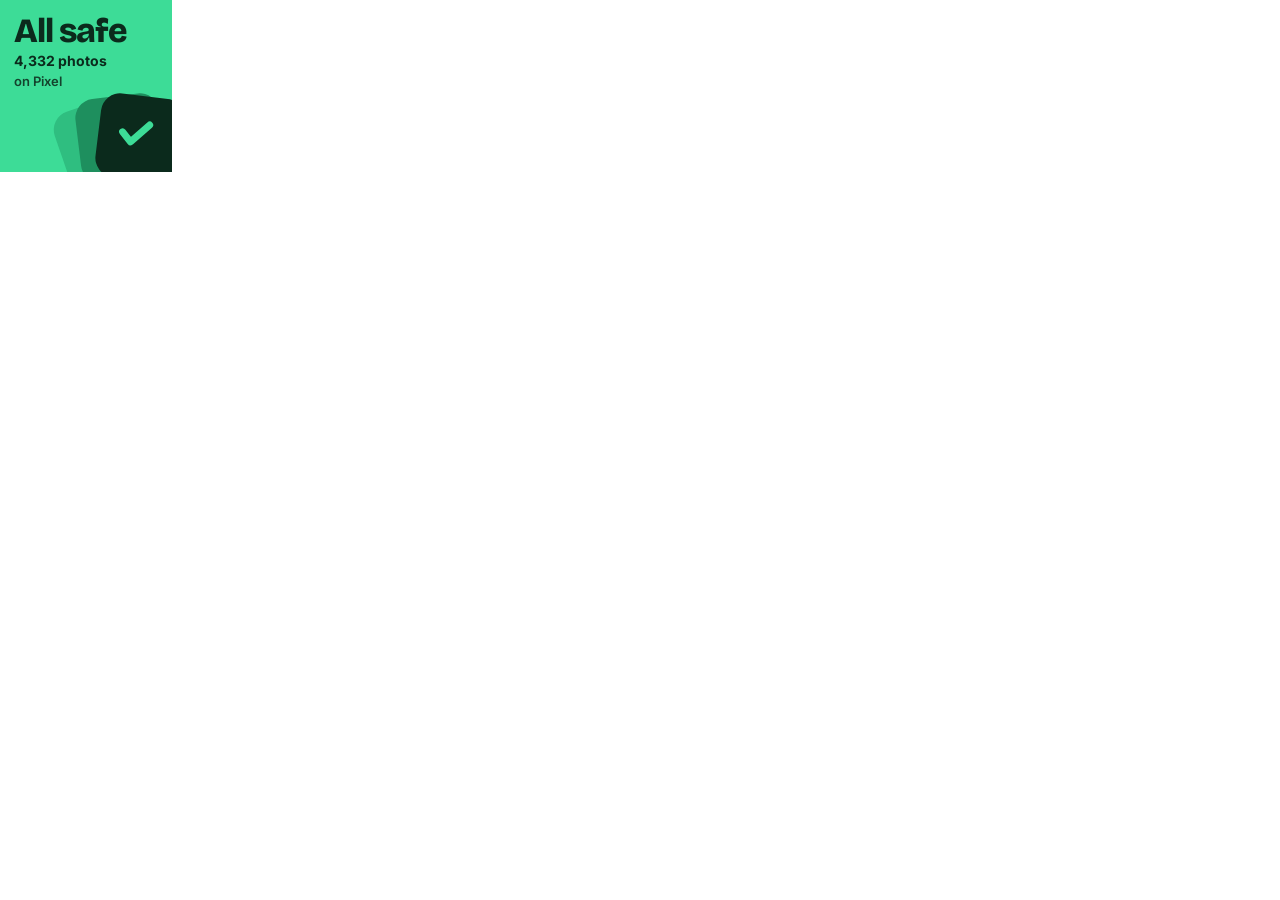
<file: design/widget-all-safe.html>
<!doctype html>
<html lang="en">
<head>
<meta charset="utf-8">
<meta name="viewport" content="width=device-width, initial-scale=1">
<title>All safe widget</title>
<link rel="stylesheet" href="fonts.css">
<style>
body{margin:0}
</style>
</head>
<body>
<div style="position: relative; overflow: hidden; width: 172px; height: 172px; box-sizing: border-box; padding: 14px; background: #3DDC97; color: #0B2A1C; font-family: 'Inter', system-ui, sans-serif; display: flex; flex-direction: column; gap: 4px">
  <span style="font-family: 'Bricolage Grotesque', 'Trebuchet MS', system-ui, sans-serif; font-size: 34px; font-weight: 800; line-height: 1; letter-spacing: -0.03em">All safe</span>
  <span style="font-size: 14px; font-weight: 700">4,332 photos</span>
  <span style="font-size: 13px; font-weight: 600; color: #14432D">on Pixel</span>

  <div aria-hidden="true" style="position: absolute; right: -16px; bottom: -22px; width: 132px; height: 112px">
    <div style="position: absolute; left: 4px; top: 20px; width: 84px; height: 84px; border-radius: 19px; background: #2FBE80; transform: rotate(-19deg)"></div>
    <div style="position: absolute; left: 22px; top: 14px; width: 84px; height: 84px; border-radius: 19px; background: #1E8F5E; transform: rotate(-7deg)"></div>
    <div style="position: absolute; left: 42px; top: 14px; width: 84px; height: 84px; border-radius: 19px; background: #0B2A1C; transform: rotate(7deg); display: grid; place-items: center">
      <svg width="50" height="50" viewBox="0 0 50 50" style="margin: -10px 0 0 -10px">
        <path d="M12 26l9 9 17-19" fill="none" stroke="#3DDC97" stroke-width="7" stroke-linecap="round" stroke-linejoin="round"></path>
      </svg>
    </div>
  </div>
</div>
</body>
</html>
</file>
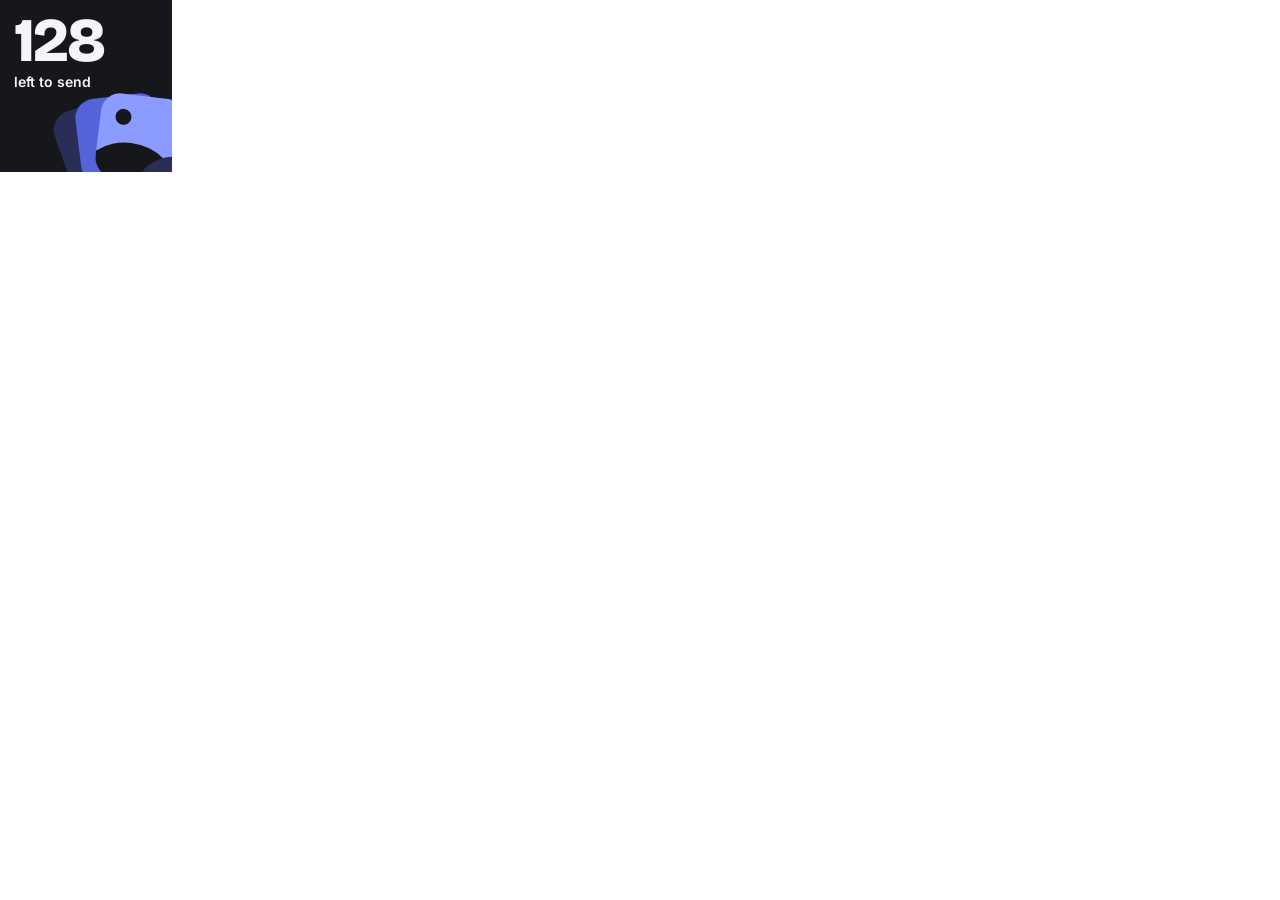
<file: design/widget-count.html>
<!doctype html>
<html lang="en">
<head>
<meta charset="utf-8">
<meta name="viewport" content="width=device-width, initial-scale=1">
<title>Count widget</title>
<link rel="stylesheet" href="fonts.css">
<style>
body{margin:0}
</style>
</head>
<body>
<div style="position: relative; overflow: hidden; width: 172px; height: 172px; box-sizing: border-box; padding: 12px 14px 14px; background: #16171B; color: #F4F5F7; font-family: 'Inter', system-ui, sans-serif; display: flex; flex-direction: column; gap: 2px">
  <span style="font-family: 'Bricolage Grotesque', 'Trebuchet MS', system-ui, sans-serif; font-size: 62px; font-weight: 800; line-height: 0.95; letter-spacing: -0.035em">128</span>
  <span style="font-size: 14px; font-weight: 600">left to send</span>

  <div aria-hidden="true" style="position: absolute; right: -16px; bottom: -22px; width: 132px; height: 112px">
    <div style="position: absolute; left: 4px; top: 20px; width: 84px; height: 84px; border-radius: 19px; background: #2A2D55; transform: rotate(-19deg)"></div>
    <div style="position: absolute; left: 22px; top: 14px; width: 84px; height: 84px; border-radius: 19px; background: #5563D8; transform: rotate(-7deg)"></div>
    <div style="position: absolute; left: 42px; top: 14px; width: 84px; height: 84px; border-radius: 19px; background: #8C9BFF; transform: rotate(7deg); overflow: hidden">
      <div style="position: absolute; left: 15px; top: 15px; width: 16px; height: 16px; border-radius: 50%; background: #16171B"></div>
      <div style="position: absolute; left: -14px; top: 48px; width: 96px; height: 80px; border-radius: 50%; background: #16171B"></div>
      <div style="position: absolute; left: 44px; top: 56px; width: 80px; height: 70px; border-radius: 50%; background: #2A2D55"></div>
    </div>
  </div>
</div>
</body>
</html>
</file>
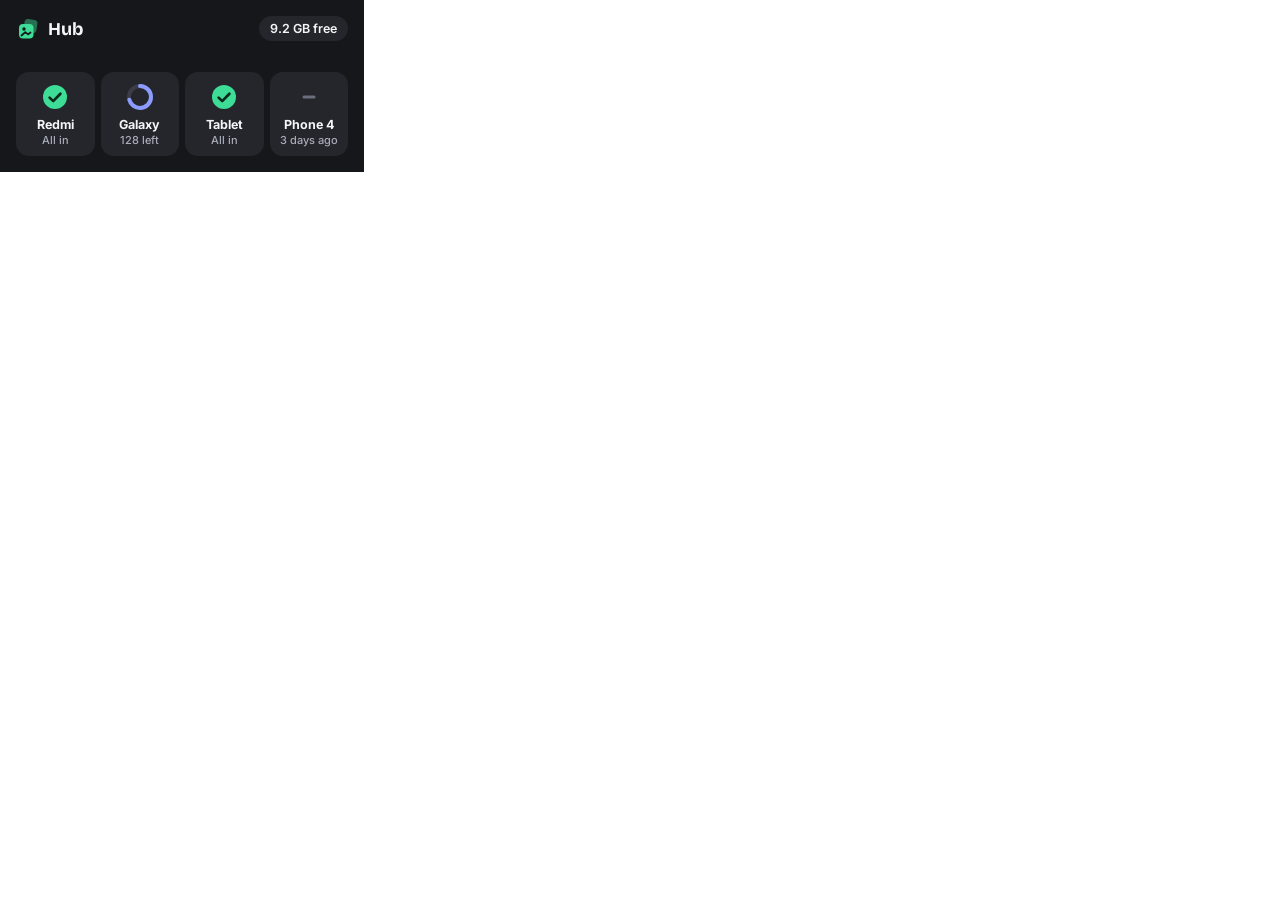
<file: design/widget-hub.html>
<!doctype html>
<html lang="en">
<head>
<meta charset="utf-8">
<meta name="viewport" content="width=device-width, initial-scale=1">
<title>Hub widget</title>
<link rel="stylesheet" href="fonts.css">
<style>
body{margin:0}
</style>
</head>
<body>
<div style="width: 364px; height: 172px; box-sizing: border-box; padding: 16px; background: #16171B; color: #F4F5F7; font-family: 'Inter', system-ui, sans-serif; display: flex; flex-direction: column; justify-content: space-between">
  <div style="display: flex; align-items: center; justify-content: space-between; gap: 12px">
    <div style="display: flex; align-items: center; gap: 8px">
      <svg width="24" height="24" viewBox="0 0 24 24" aria-hidden="true">
        <rect x="8" y="2.5" width="13" height="13" rx="3.5" fill="#3DDC97" opacity="0.45" transform="rotate(9 14.5 9)"></rect>
        <rect x="3" y="7" width="14.5" height="14.5" rx="4" fill="#3DDC97"></rect>
        <circle cx="8" cy="12" r="1.7" fill="#16171B"></circle>
        <path d="M5.5 18.5l3.8-3.4 2.8 2.3 2.4-1.9" fill="none" stroke="#16171B" stroke-width="1.8" stroke-linecap="round" stroke-linejoin="round"></path>
      </svg>
      <span style="font-family: 'Bricolage Grotesque', 'Trebuchet MS', system-ui, sans-serif; font-size: 18px; font-weight: 700; letter-spacing: -0.01em">Hub</span>
    </div>
    <span style="padding: 5px 11px; border-radius: 999px; background: #24262C; font-size: 12.5px; font-weight: 600">9.2 GB free</span>
  </div>

  <div style="display: grid; grid-template-columns: repeat(4, minmax(0, 1fr)); gap: 6px">
    <div style="display: flex; flex-direction: column; align-items: center; gap: 6px; padding: 11px 4px 9px; border-radius: 13px; background: #24262C">
      <svg width="28" height="28" viewBox="0 0 28 28" role="img" aria-label="All received">
        <circle cx="14" cy="14" r="12" fill="#3DDC97"></circle>
        <path d="M8.6 14.6l3.6 3.5 7.2-7.4" fill="none" stroke="#0B2A1C" stroke-width="2.7" stroke-linecap="round" stroke-linejoin="round"></path>
      </svg>
      <div style="display: flex; flex-direction: column; align-items: center; gap: 1px">
        <span style="font-size: 12.5px; font-weight: 700">Redmi</span>
        <span style="font-size: 11px; font-weight: 500; color: #A9ADB8">All in</span>
      </div>
    </div>
    <div style="display: flex; flex-direction: column; align-items: center; gap: 6px; padding: 11px 4px 9px; border-radius: 13px; background: #24262C">
      <svg width="28" height="28" viewBox="0 0 28 28" role="img" aria-label="Receiving, 71 percent">
        <circle cx="14" cy="14" r="11" fill="none" stroke="#3A3D46" stroke-width="4"></circle>
        <circle cx="14" cy="14" r="11" fill="none" stroke="#8C9BFF" stroke-width="4" stroke-linecap="round" pathLength="100" stroke-dasharray="71 100" transform="rotate(-90 14 14)"></circle>
      </svg>
      <div style="display: flex; flex-direction: column; align-items: center; gap: 1px">
        <span style="font-size: 12.5px; font-weight: 700">Galaxy</span>
        <span style="font-size: 11px; font-weight: 500; color: #A9ADB8">128 left</span>
      </div>
    </div>
    <div style="display: flex; flex-direction: column; align-items: center; gap: 6px; padding: 11px 4px 9px; border-radius: 13px; background: #24262C">
      <svg width="28" height="28" viewBox="0 0 28 28" role="img" aria-label="All received">
        <circle cx="14" cy="14" r="12" fill="#3DDC97"></circle>
        <path d="M8.6 14.6l3.6 3.5 7.2-7.4" fill="none" stroke="#0B2A1C" stroke-width="2.7" stroke-linecap="round" stroke-linejoin="round"></path>
      </svg>
      <div style="display: flex; flex-direction: column; align-items: center; gap: 1px">
        <span style="font-size: 12.5px; font-weight: 700">Tablet</span>
        <span style="font-size: 11px; font-weight: 500; color: #A9ADB8">All in</span>
      </div>
    </div>
    <div style="display: flex; flex-direction: column; align-items: center; gap: 6px; padding: 11px 4px 9px; border-radius: 13px; background: #24262C">
      <svg width="28" height="28" viewBox="0 0 28 28" role="img" aria-label="Not seen lately">
        <path d="M9 14h10" fill="none" stroke="#6A6F7C" stroke-width="3" stroke-linecap="round"></path>
      </svg>
      <div style="display: flex; flex-direction: column; align-items: center; gap: 1px">
        <span style="font-size: 12.5px; font-weight: 700">Phone 4</span>
        <span style="font-size: 11px; font-weight: 500; color: #A9ADB8">3 days ago</span>
      </div>
    </div>
  </div>
</div>
</body>
</html>
</file>
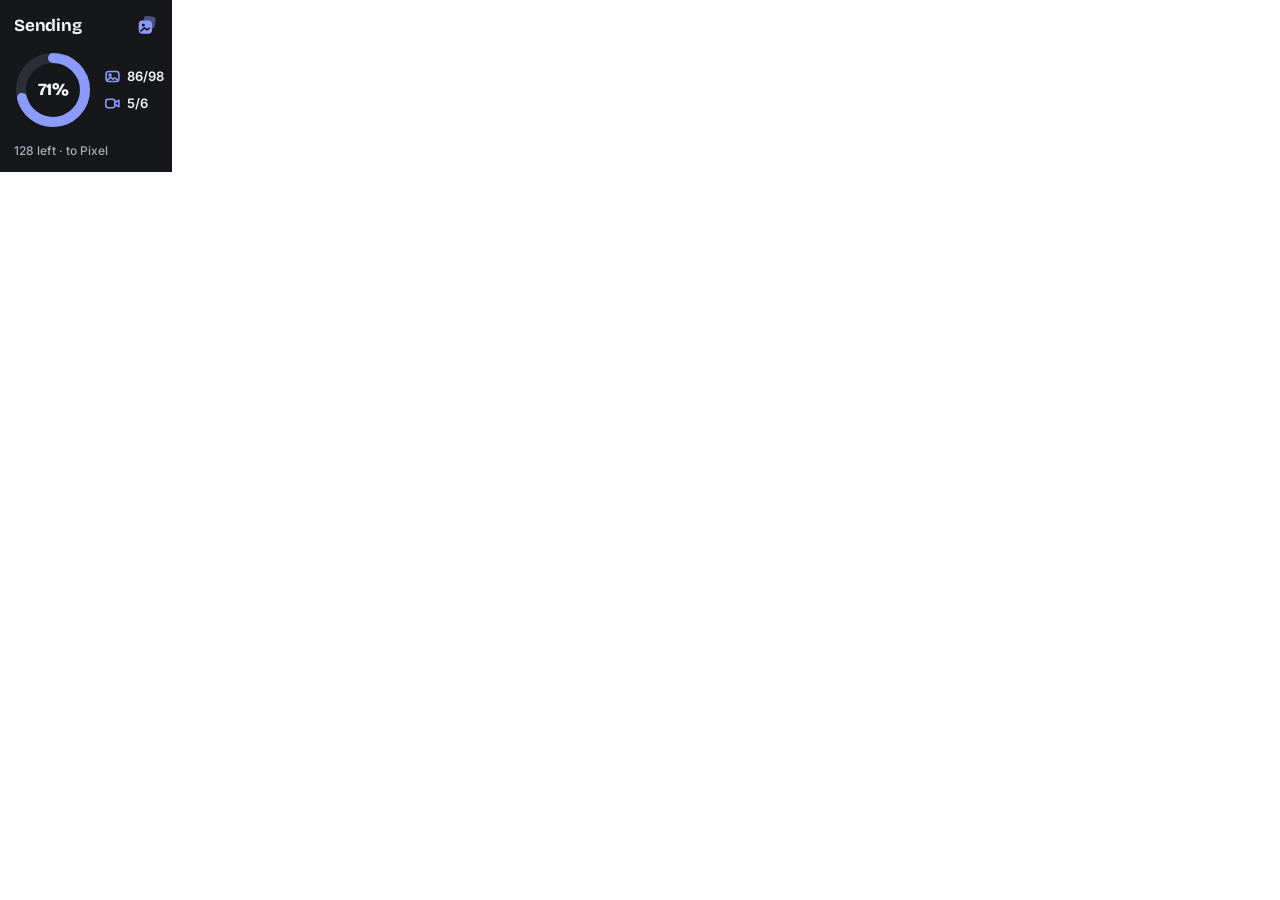
<file: design/widget-progress.html>
<!doctype html>
<html lang="en">
<head>
<meta charset="utf-8">
<meta name="viewport" content="width=device-width, initial-scale=1">
<title>Progress widget</title>
<link rel="stylesheet" href="fonts.css">
<style>
body{margin:0}
</style>
</head>
<body>
<div style="width: 172px; height: 172px; box-sizing: border-box; padding: 14px; background: #16171B; color: #F4F5F7; font-family: 'Inter', system-ui, sans-serif; display: flex; flex-direction: column; justify-content: space-between">
  <div style="display: flex; align-items: center; justify-content: space-between; gap: 8px">
    <span style="font-family: 'Bricolage Grotesque', 'Trebuchet MS', system-ui, sans-serif; font-size: 17px; font-weight: 700; letter-spacing: -0.01em">Sending</span>
    <svg width="22" height="22" viewBox="0 0 24 24" aria-hidden="true">
      <rect x="8" y="2.5" width="13" height="13" rx="3.5" fill="#8C9BFF" opacity="0.45" transform="rotate(9 14.5 9)"></rect>
      <rect x="3" y="7" width="14.5" height="14.5" rx="4" fill="#8C9BFF"></rect>
      <circle cx="8" cy="12" r="1.7" fill="#16171B"></circle>
      <path d="M5.5 18.5l3.8-3.4 2.8 2.3 2.4-1.9" fill="none" stroke="#16171B" stroke-width="1.8" stroke-linecap="round" stroke-linejoin="round"></path>
    </svg>
  </div>

  <div style="display: flex; align-items: center; gap: 12px">
    <div style="display: grid; place-items: center; width: 78px; height: 78px; flex: none">
      <svg width="78" height="78" viewBox="0 0 78 78" role="img" aria-label="71 percent sent" style="grid-area: 1 / 1">
        <circle cx="39" cy="39" r="32" fill="none" stroke="#2C2F37" stroke-width="10"></circle>
        <circle cx="39" cy="39" r="32" fill="none" stroke="#8C9BFF" stroke-width="10" stroke-linecap="round" pathLength="100" stroke-dasharray="71 100" transform="rotate(-90 39 39)"></circle>
      </svg>
      <span style="grid-area: 1 / 1; font-family: 'Bricolage Grotesque', 'Trebuchet MS', system-ui, sans-serif; font-size: 17px; font-weight: 800; letter-spacing: -0.02em">71%</span>
    </div>
    <div style="display: flex; flex-direction: column; gap: 10px; font-size: 13px; font-weight: 600">
      <div style="display: flex; align-items: center; gap: 6px">
        <svg width="17" height="17" viewBox="0 0 24 24" fill="none" stroke="#8C9BFF" stroke-width="2.2" stroke-linecap="round" stroke-linejoin="round" role="img" aria-label="Photos sent">
          <rect x="3" y="5" width="18" height="14" rx="3.5"></rect>
          <circle cx="8.5" cy="10" r="1.4"></circle>
          <path d="M4.5 17l4.8-4 3.4 2.8 2.6-2 4.2 3.2"></path>
        </svg>
        <span>86/98</span>
      </div>
      <div style="display: flex; align-items: center; gap: 6px">
        <svg width="17" height="17" viewBox="0 0 24 24" fill="none" stroke="#8C9BFF" stroke-width="2.2" stroke-linecap="round" stroke-linejoin="round" role="img" aria-label="Videos sent">
          <rect x="2.5" y="6" width="13" height="12" rx="3.5"></rect>
          <path d="M15.5 10.6l5.5-3.2v9.2l-5.5-3.2"></path>
        </svg>
        <span>5/6</span>
      </div>
    </div>
  </div>

  <span style="font-size: 12px; font-weight: 500; color: #A9ADB8">128 left · to Pixel</span>
</div>
</body>
</html>
</file>
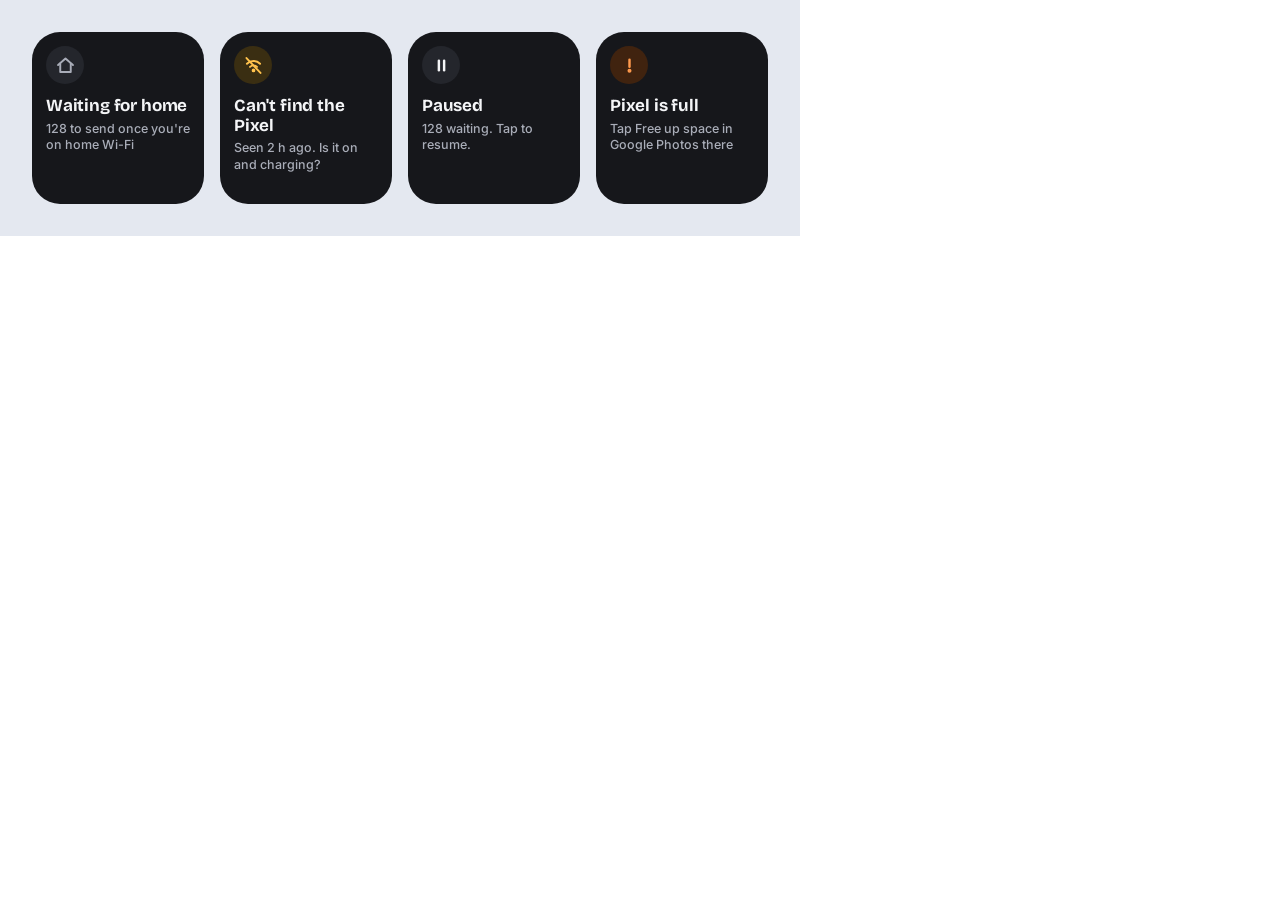
<file: design/widget-states.html>
<!doctype html>
<html lang="en">
<head>
<meta charset="utf-8">
<meta name="viewport" content="width=device-width, initial-scale=1">
<title>Widget states</title>
<link rel="stylesheet" href="fonts.css">
<style>
body{margin:0}
</style>
</head>
<body>
<div style="width: 800px; height: 236px; box-sizing: border-box; padding: 32px; background: #E4E8F0; font-family: 'Inter', system-ui, sans-serif; display: flex; gap: 16px">

  <div style="width: 172px; height: 172px; box-sizing: border-box; padding: 14px; border-radius: 28px; background: #16171B; color: #F4F5F7; display: flex; flex-direction: column; gap: 12px">
    <div style="width: 38px; height: 38px; border-radius: 50%; background: #24262C; display: grid; place-items: center">
      <svg width="21" height="21" viewBox="0 0 24 24" fill="none" stroke="#A9ADB8" stroke-width="2.2" stroke-linecap="round" stroke-linejoin="round" aria-hidden="true">
        <path d="M3.5 11.5L12 4l8.5 7.5"></path>
        <path d="M6 10v9.5h12V10"></path>
      </svg>
    </div>
    <div style="display: flex; flex-direction: column; gap: 5px">
      <span style="font-family: 'Bricolage Grotesque', 'Trebuchet MS', system-ui, sans-serif; font-size: 17px; font-weight: 700; line-height: 1.15; letter-spacing: -0.01em">Waiting for home</span>
      <span style="font-size: 12.5px; font-weight: 500; line-height: 1.35; color: #A9ADB8">128 to send once you're on home Wi-Fi</span>
    </div>
  </div>

  <div style="width: 172px; height: 172px; box-sizing: border-box; padding: 14px; border-radius: 28px; background: #16171B; color: #F4F5F7; display: flex; flex-direction: column; gap: 12px">
    <div style="width: 38px; height: 38px; border-radius: 50%; background: #3A2E12; display: grid; place-items: center">
      <svg width="21" height="21" viewBox="0 0 24 24" fill="none" stroke="#FFC24D" stroke-width="2.2" stroke-linecap="round" stroke-linejoin="round" aria-hidden="true">
        <path d="M4.5 10a10.5 10.5 0 0 1 15 0"></path>
        <path d="M8 13.6a5.8 5.8 0 0 1 8 0"></path>
        <circle cx="12" cy="17.6" r="1" fill="#FFC24D"></circle>
        <path d="M4 3.5l16 17"></path>
      </svg>
    </div>
    <div style="display: flex; flex-direction: column; gap: 5px">
      <span style="font-family: 'Bricolage Grotesque', 'Trebuchet MS', system-ui, sans-serif; font-size: 17px; font-weight: 700; line-height: 1.15; letter-spacing: -0.01em">Can't find the Pixel</span>
      <span style="font-size: 12.5px; font-weight: 500; line-height: 1.35; color: #A9ADB8">Seen 2 h ago. Is it on and charging?</span>
    </div>
  </div>

  <div style="width: 172px; height: 172px; box-sizing: border-box; padding: 14px; border-radius: 28px; background: #16171B; color: #F4F5F7; display: flex; flex-direction: column; gap: 12px">
    <div style="width: 38px; height: 38px; border-radius: 50%; background: #24262C; display: grid; place-items: center">
      <svg width="21" height="21" viewBox="0 0 24 24" fill="none" stroke="#F4F5F7" stroke-width="2.8" stroke-linecap="round" aria-hidden="true">
        <path d="M9 6.5v11"></path>
        <path d="M15 6.5v11"></path>
      </svg>
    </div>
    <div style="display: flex; flex-direction: column; gap: 5px">
      <span style="font-family: 'Bricolage Grotesque', 'Trebuchet MS', system-ui, sans-serif; font-size: 17px; font-weight: 700; line-height: 1.15; letter-spacing: -0.01em">Paused</span>
      <span style="font-size: 12.5px; font-weight: 500; line-height: 1.35; color: #A9ADB8">128 waiting. Tap to resume.</span>
    </div>
  </div>

  <div style="width: 172px; height: 172px; box-sizing: border-box; padding: 14px; border-radius: 28px; background: #16171B; color: #F4F5F7; display: flex; flex-direction: column; gap: 12px">
    <div style="width: 38px; height: 38px; border-radius: 50%; background: #40230F; display: grid; place-items: center">
      <svg width="21" height="21" viewBox="0 0 24 24" fill="none" stroke="#FF9A4D" stroke-width="2.8" stroke-linecap="round" aria-hidden="true">
        <path d="M12 5.5v8"></path>
        <circle cx="12" cy="18" r="0.9" fill="#FF9A4D"></circle>
      </svg>
    </div>
    <div style="display: flex; flex-direction: column; gap: 5px">
      <span style="font-family: 'Bricolage Grotesque', 'Trebuchet MS', system-ui, sans-serif; font-size: 17px; font-weight: 700; line-height: 1.15; letter-spacing: -0.01em">Pixel is full</span>
      <span style="font-size: 12.5px; font-weight: 500; line-height: 1.35; color: #A9ADB8">Tap Free up space in Google Photos there</span>
    </div>
  </div>

</div>
</body>
</html>
</file>
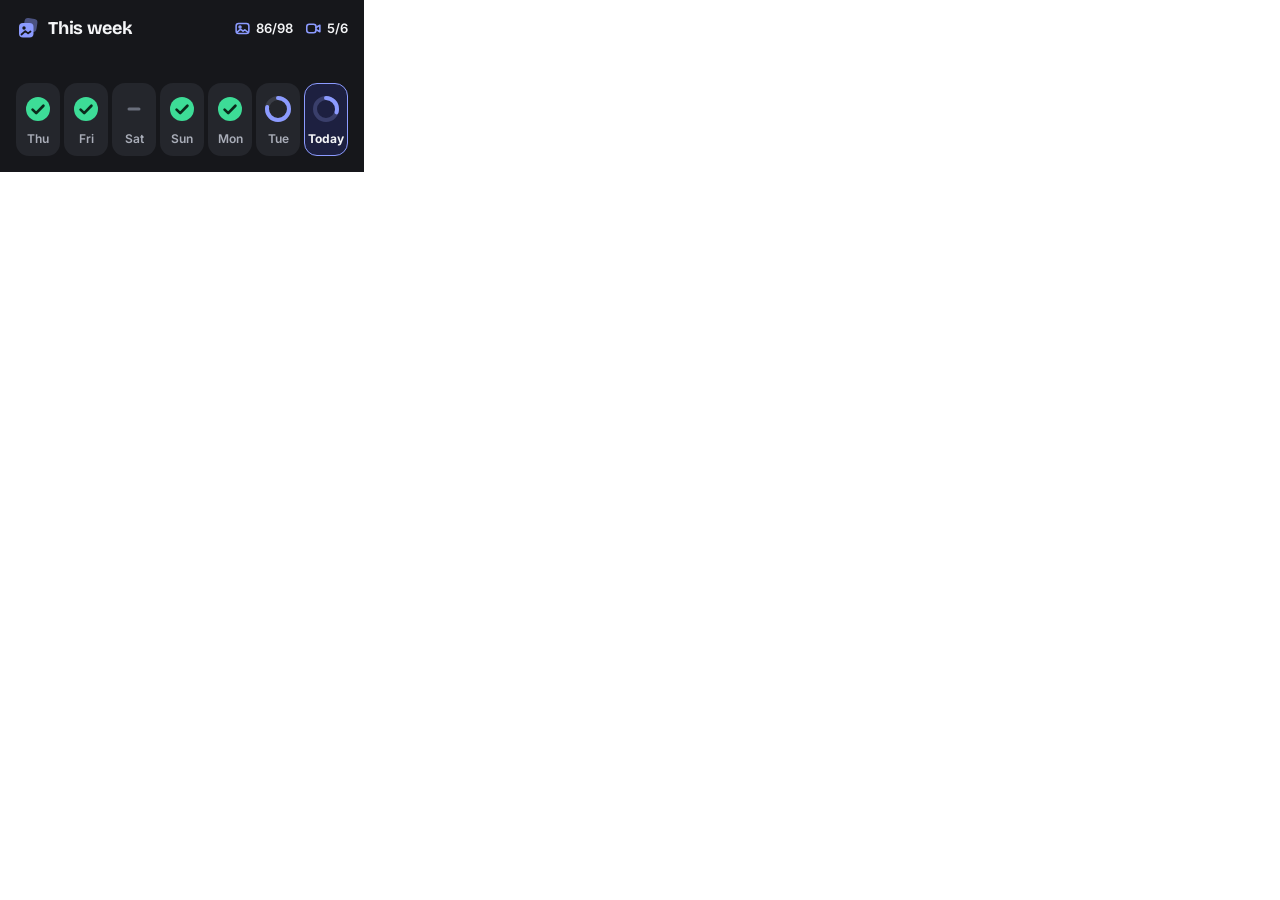
<file: design/widget-week.html>
<!doctype html>
<html lang="en">
<head>
<meta charset="utf-8">
<meta name="viewport" content="width=device-width, initial-scale=1">
<title>Week widget</title>
<link rel="stylesheet" href="fonts.css">
<style>
body{margin:0}
</style>
</head>
<body>
<div style="width: 364px; height: 172px; box-sizing: border-box; padding: 16px; background: #16171B; color: #F4F5F7; font-family: 'Inter', system-ui, sans-serif; display: flex; flex-direction: column; justify-content: space-between">
  <div style="display: flex; align-items: center; justify-content: space-between; gap: 12px">
    <div style="display: flex; align-items: center; gap: 8px">
      <svg width="24" height="24" viewBox="0 0 24 24" aria-hidden="true">
        <rect x="8" y="2.5" width="13" height="13" rx="3.5" fill="#8C9BFF" opacity="0.45" transform="rotate(9 14.5 9)"></rect>
        <rect x="3" y="7" width="14.5" height="14.5" rx="4" fill="#8C9BFF"></rect>
        <circle cx="8" cy="12" r="1.7" fill="#16171B"></circle>
        <path d="M5.5 18.5l3.8-3.4 2.8 2.3 2.4-1.9" fill="none" stroke="#16171B" stroke-width="1.8" stroke-linecap="round" stroke-linejoin="round"></path>
      </svg>
      <span style="font-family: 'Bricolage Grotesque', 'Trebuchet MS', system-ui, sans-serif; font-size: 18px; font-weight: 700; letter-spacing: -0.01em">This week</span>
    </div>
    <div style="display: flex; align-items: center; gap: 12px; font-size: 13px; font-weight: 600">
      <div style="display: flex; align-items: center; gap: 5px">
        <svg width="17" height="17" viewBox="0 0 24 24" fill="none" stroke="#8C9BFF" stroke-width="2.2" stroke-linecap="round" stroke-linejoin="round" role="img" aria-label="Photos sent">
          <rect x="3" y="5" width="18" height="14" rx="3.5"></rect>
          <circle cx="8.5" cy="10" r="1.4"></circle>
          <path d="M4.5 17l4.8-4 3.4 2.8 2.6-2 4.2 3.2"></path>
        </svg>
        <span>86/98</span>
      </div>
      <div style="display: flex; align-items: center; gap: 5px">
        <svg width="17" height="17" viewBox="0 0 24 24" fill="none" stroke="#8C9BFF" stroke-width="2.2" stroke-linecap="round" stroke-linejoin="round" role="img" aria-label="Videos sent">
          <rect x="2.5" y="6" width="13" height="12" rx="3.5"></rect>
          <path d="M15.5 10.6l5.5-3.2v9.2l-5.5-3.2"></path>
        </svg>
        <span>5/6</span>
      </div>
    </div>
  </div>

  <div style="display: grid; grid-template-columns: repeat(7, minmax(0, 1fr)); gap: 4px">
    <div style="display: flex; flex-direction: column; align-items: center; gap: 8px; padding: 12px 0 10px; border-radius: 13px; background: #24262C">
      <svg width="28" height="28" viewBox="0 0 28 28" role="img" aria-label="All sent">
        <circle cx="14" cy="14" r="12" fill="#3DDC97"></circle>
        <path d="M8.6 14.6l3.6 3.5 7.2-7.4" fill="none" stroke="#0B2A1C" stroke-width="2.7" stroke-linecap="round" stroke-linejoin="round"></path>
      </svg>
      <span style="font-size: 12px; font-weight: 600; color: #A9ADB8">Thu</span>
    </div>
    <div style="display: flex; flex-direction: column; align-items: center; gap: 8px; padding: 12px 0 10px; border-radius: 13px; background: #24262C">
      <svg width="28" height="28" viewBox="0 0 28 28" role="img" aria-label="All sent">
        <circle cx="14" cy="14" r="12" fill="#3DDC97"></circle>
        <path d="M8.6 14.6l3.6 3.5 7.2-7.4" fill="none" stroke="#0B2A1C" stroke-width="2.7" stroke-linecap="round" stroke-linejoin="round"></path>
      </svg>
      <span style="font-size: 12px; font-weight: 600; color: #A9ADB8">Fri</span>
    </div>
    <div style="display: flex; flex-direction: column; align-items: center; gap: 8px; padding: 12px 0 10px; border-radius: 13px; background: #24262C">
      <svg width="28" height="28" viewBox="0 0 28 28" role="img" aria-label="No photos taken">
        <path d="M9 14h10" fill="none" stroke="#6A6F7C" stroke-width="3" stroke-linecap="round"></path>
      </svg>
      <span style="font-size: 12px; font-weight: 600; color: #A9ADB8">Sat</span>
    </div>
    <div style="display: flex; flex-direction: column; align-items: center; gap: 8px; padding: 12px 0 10px; border-radius: 13px; background: #24262C">
      <svg width="28" height="28" viewBox="0 0 28 28" role="img" aria-label="All sent">
        <circle cx="14" cy="14" r="12" fill="#3DDC97"></circle>
        <path d="M8.6 14.6l3.6 3.5 7.2-7.4" fill="none" stroke="#0B2A1C" stroke-width="2.7" stroke-linecap="round" stroke-linejoin="round"></path>
      </svg>
      <span style="font-size: 12px; font-weight: 600; color: #A9ADB8">Sun</span>
    </div>
    <div style="display: flex; flex-direction: column; align-items: center; gap: 8px; padding: 12px 0 10px; border-radius: 13px; background: #24262C">
      <svg width="28" height="28" viewBox="0 0 28 28" role="img" aria-label="All sent">
        <circle cx="14" cy="14" r="12" fill="#3DDC97"></circle>
        <path d="M8.6 14.6l3.6 3.5 7.2-7.4" fill="none" stroke="#0B2A1C" stroke-width="2.7" stroke-linecap="round" stroke-linejoin="round"></path>
      </svg>
      <span style="font-size: 12px; font-weight: 600; color: #A9ADB8">Mon</span>
    </div>
    <div style="display: flex; flex-direction: column; align-items: center; gap: 8px; padding: 12px 0 10px; border-radius: 13px; background: #24262C">
      <svg width="28" height="28" viewBox="0 0 28 28" role="img" aria-label="Most sent, 4 left">
        <circle cx="14" cy="14" r="11" fill="none" stroke="#3A3D46" stroke-width="4"></circle>
        <circle cx="14" cy="14" r="11" fill="none" stroke="#8C9BFF" stroke-width="4" stroke-linecap="round" pathLength="100" stroke-dasharray="78 100" transform="rotate(-90 14 14)"></circle>
      </svg>
      <span style="font-size: 12px; font-weight: 600; color: #A9ADB8">Tue</span>
    </div>
    <div style="display: flex; flex-direction: column; align-items: center; gap: 8px; padding: 10.5px 0 8.5px; border-radius: 13px; background: #1D2040; border: 1.5px solid #8C9BFF">
      <svg width="28" height="28" viewBox="0 0 28 28" role="img" aria-label="Sending, 9 left">
        <circle cx="14" cy="14" r="11" fill="none" stroke="#3A3F6B" stroke-width="4"></circle>
        <circle cx="14" cy="14" r="11" fill="none" stroke="#8C9BFF" stroke-width="4" stroke-linecap="round" pathLength="100" stroke-dasharray="30 100" transform="rotate(-90 14 14)"></circle>
      </svg>
      <span style="font-size: 12px; font-weight: 700; color: #F4F5F7">Today</span>
    </div>
  </div>
</div>
</body>
</html>
</file>
<file: design/fonts.css>
/* Locally vendored fonts (SIL Open Font License, see fonts/OFL-*.txt) */
@font-face{font-family:'Bricolage Grotesque';font-style:normal;font-weight:200 800;font-stretch:75% 100%;font-display:swap;src:url(fonts/BricolageGrotesque.ttf) format('truetype')}
@font-face{font-family:'Inter';font-style:normal;font-weight:100 900;font-display:swap;src:url(fonts/Inter.ttf) format('truetype')}
</file>
